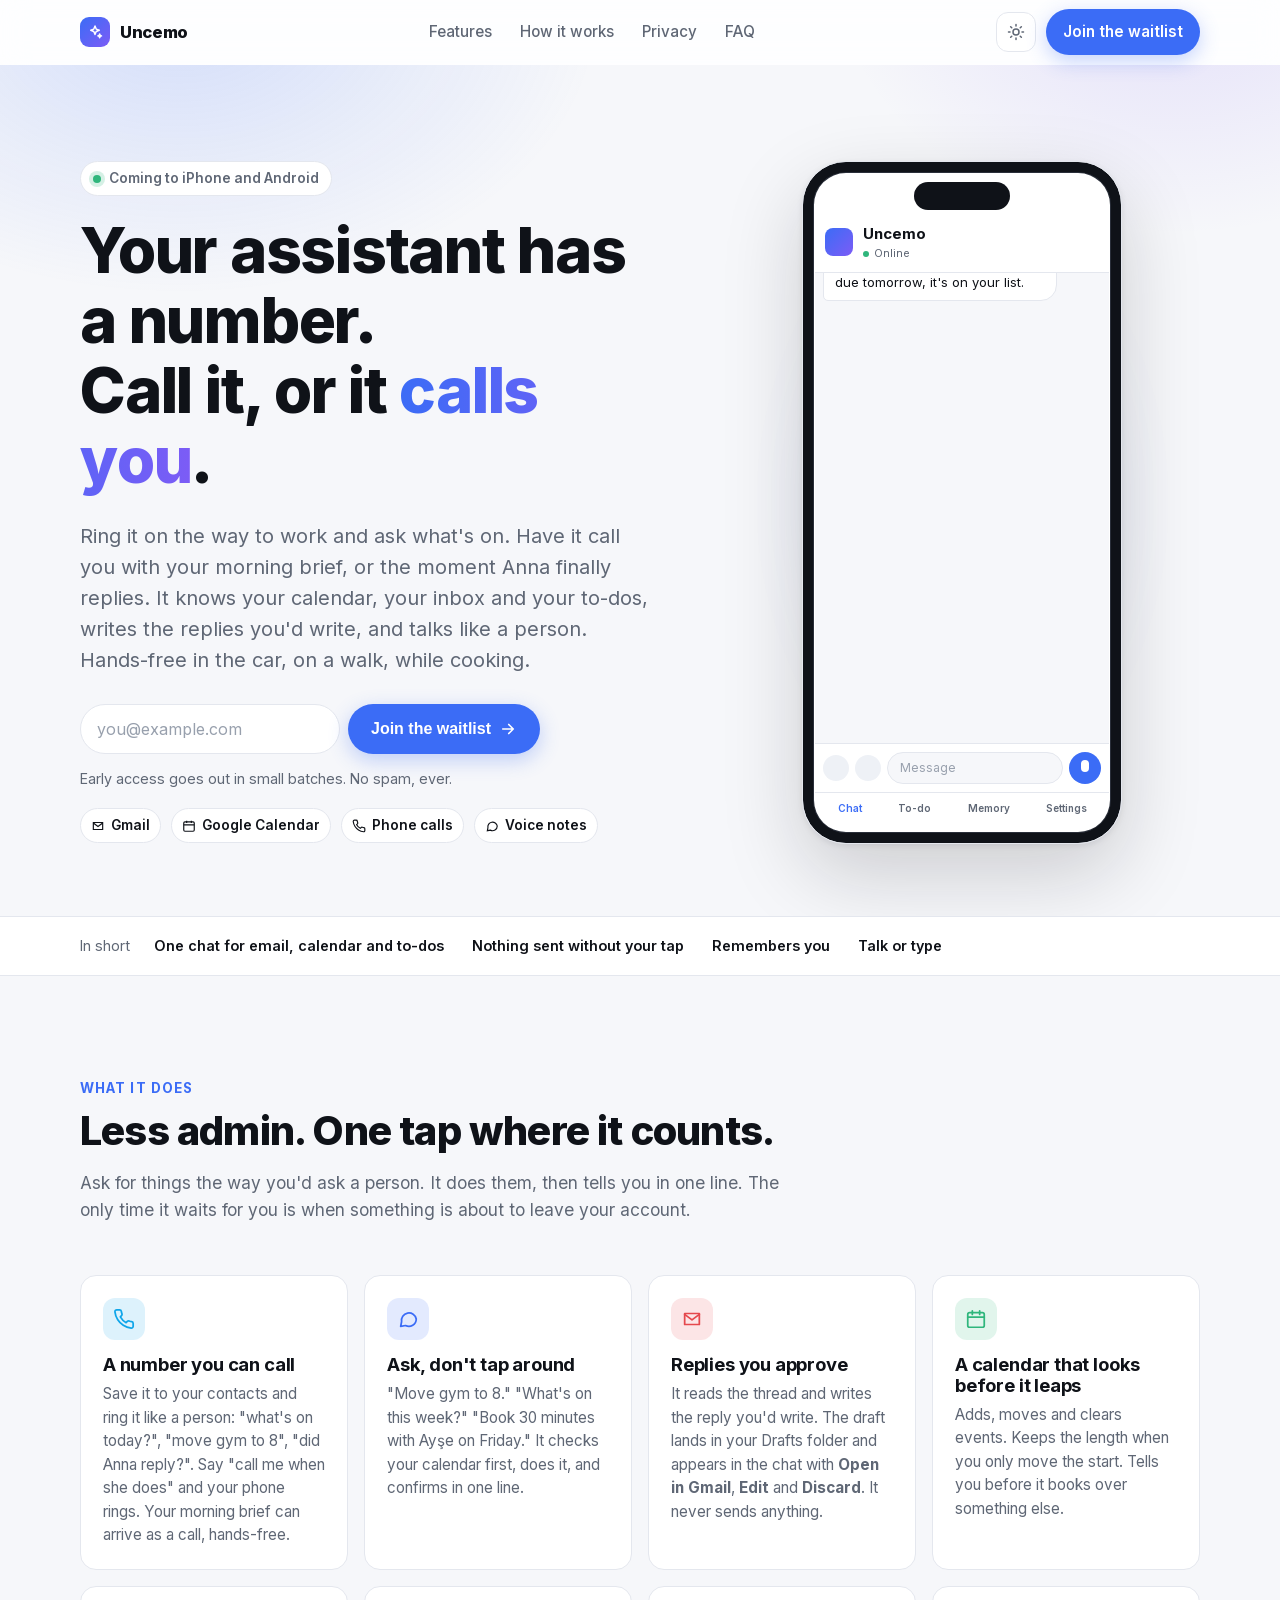
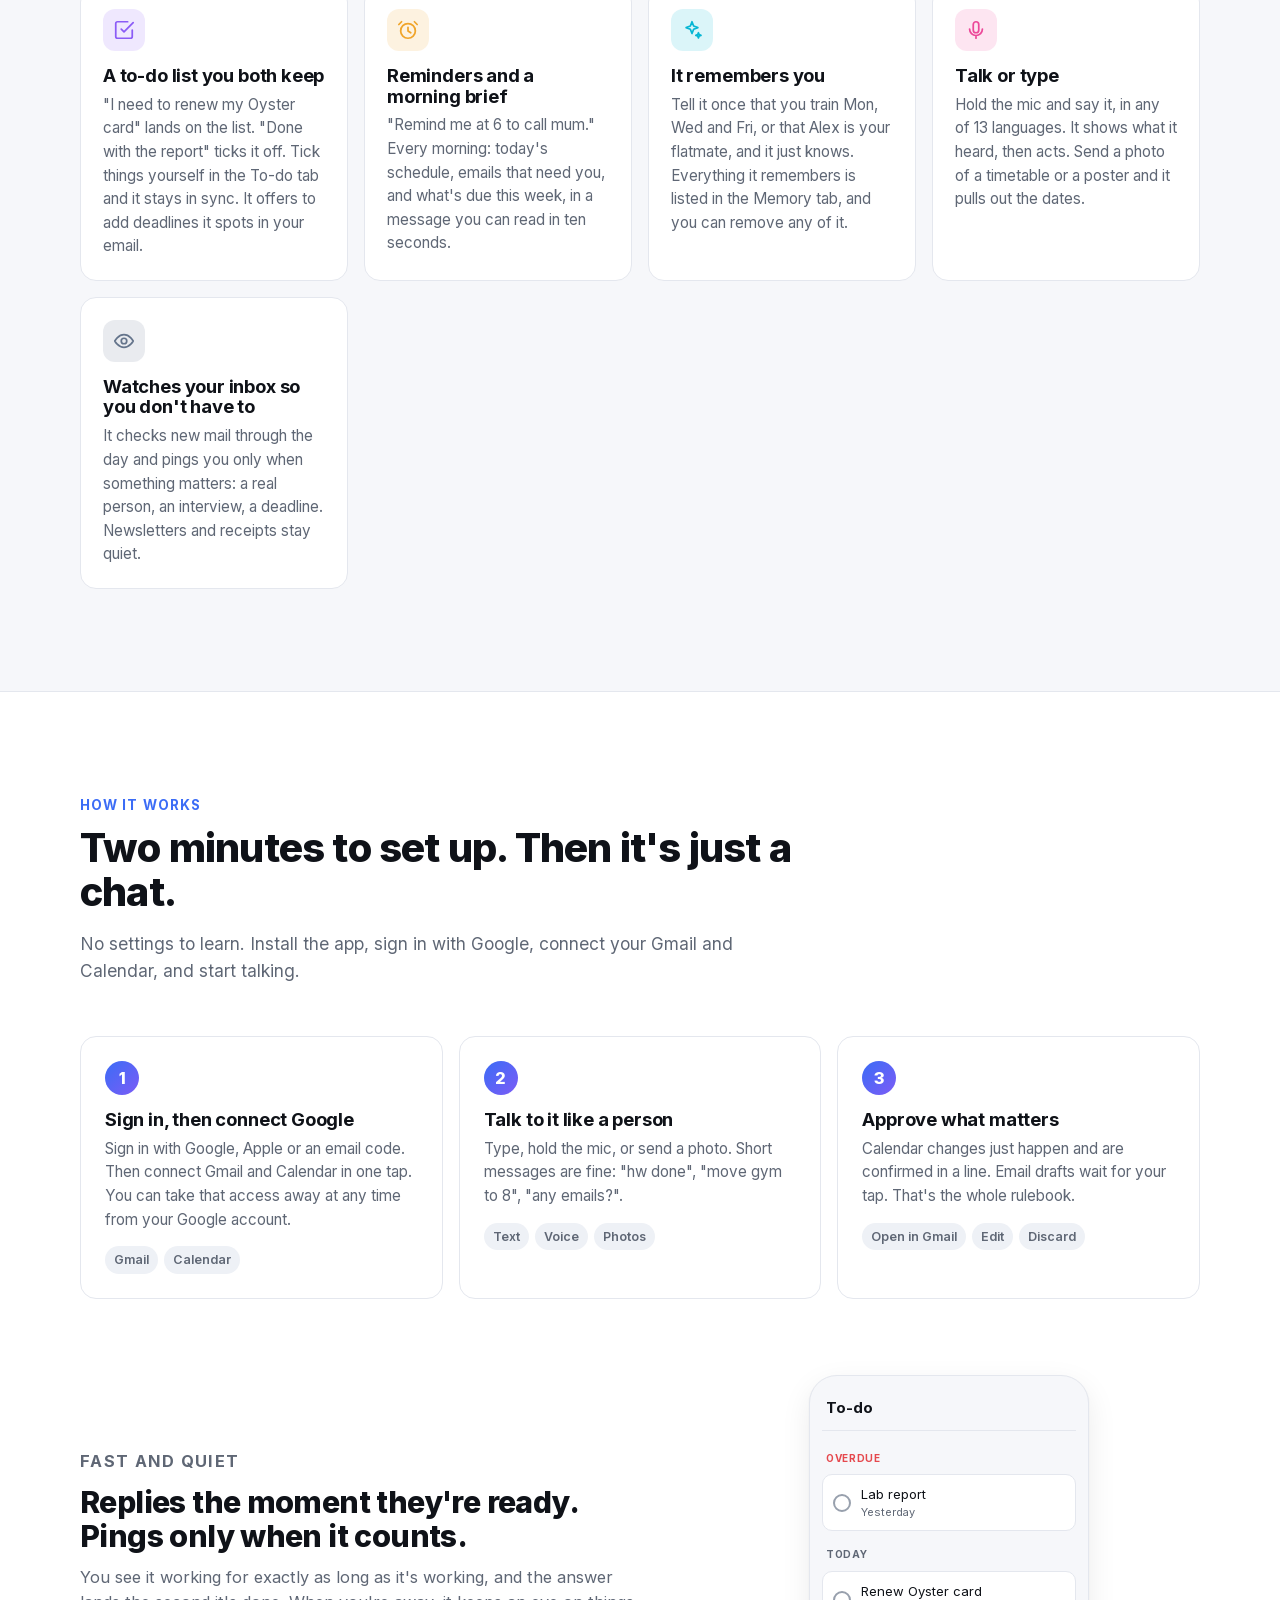
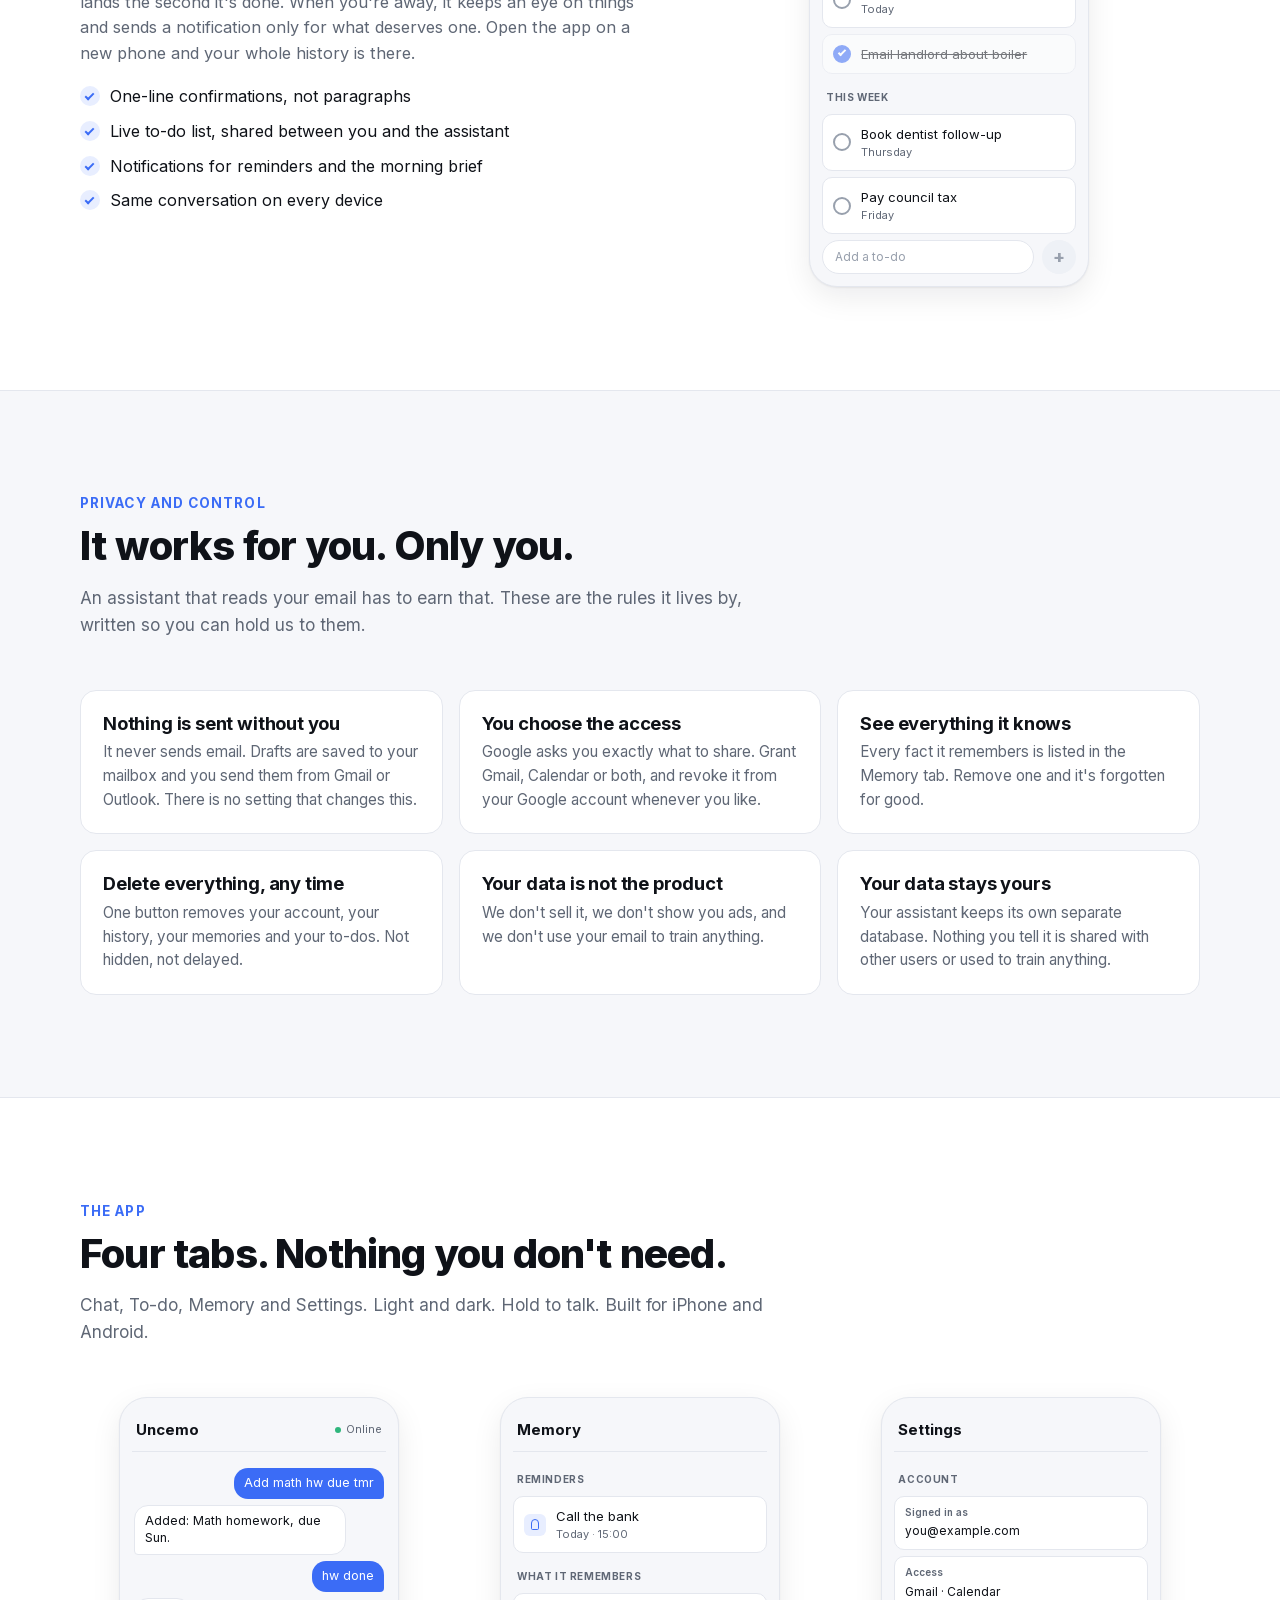
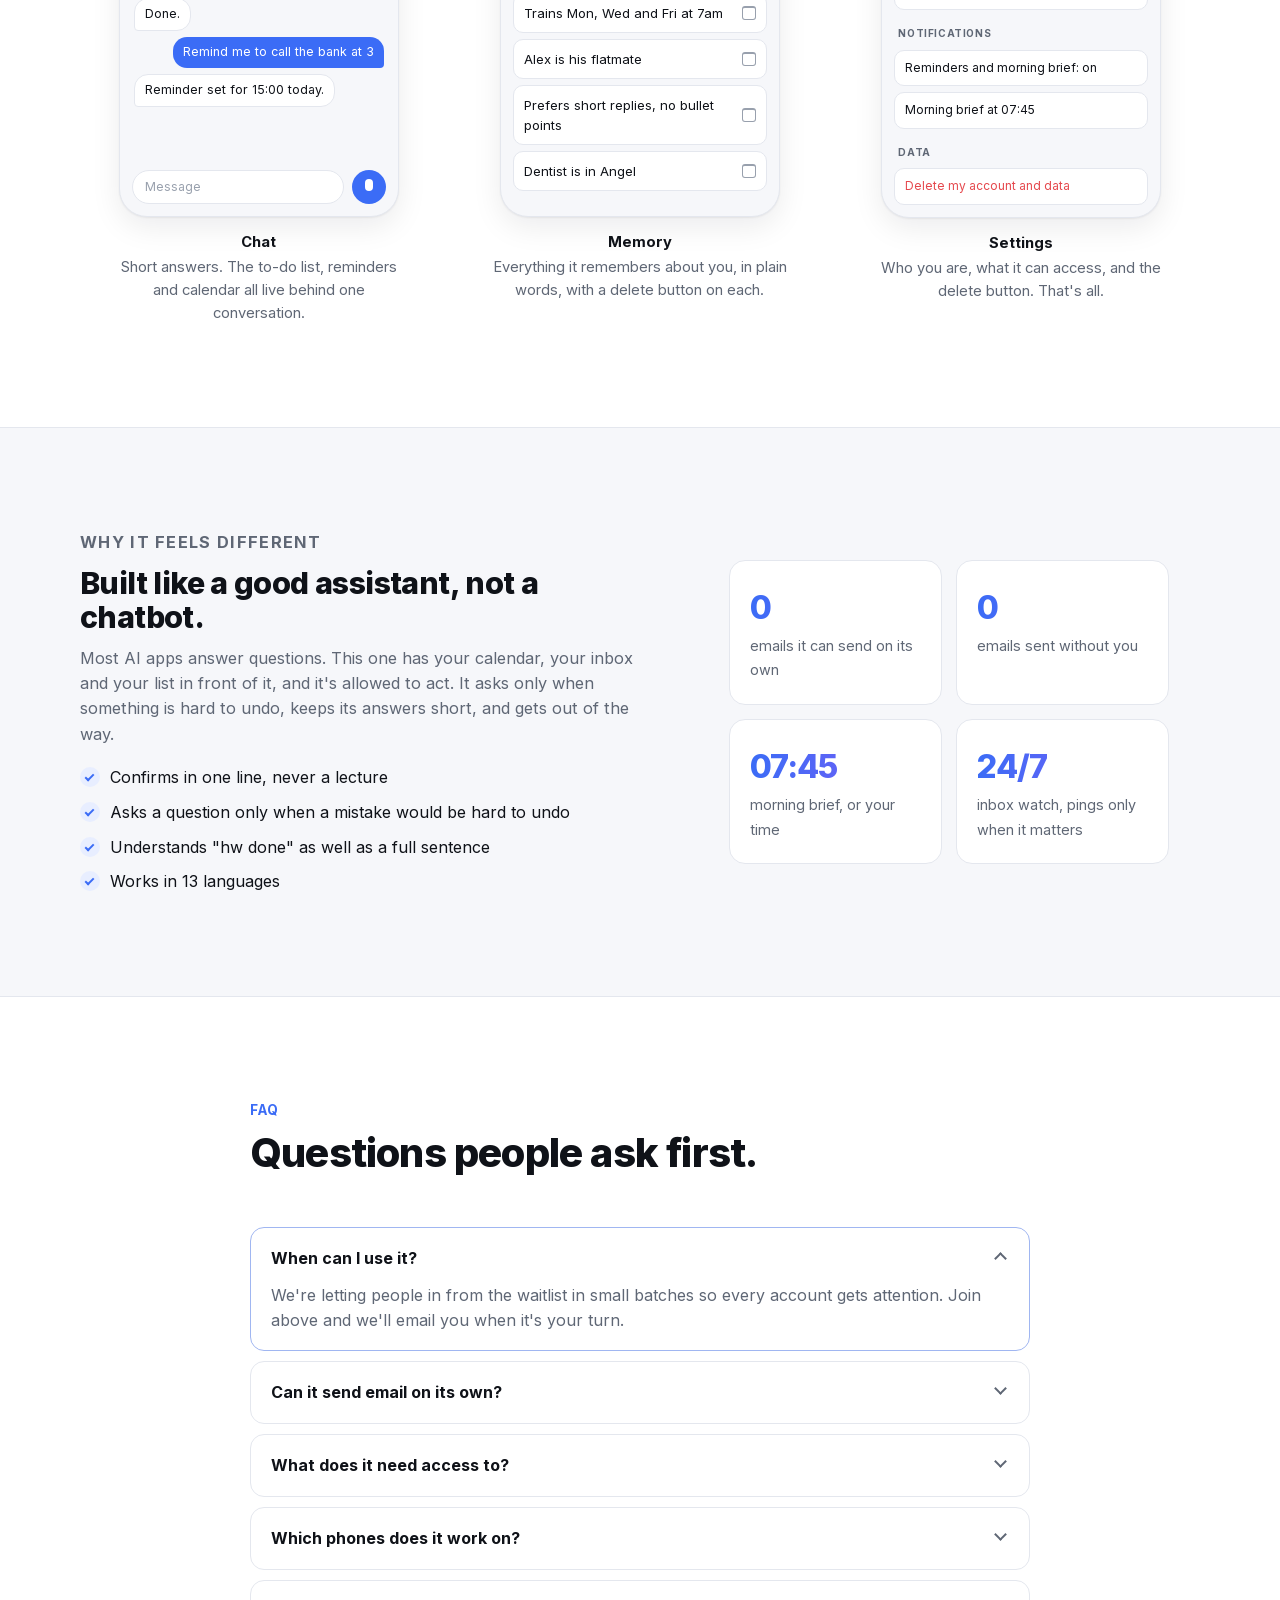
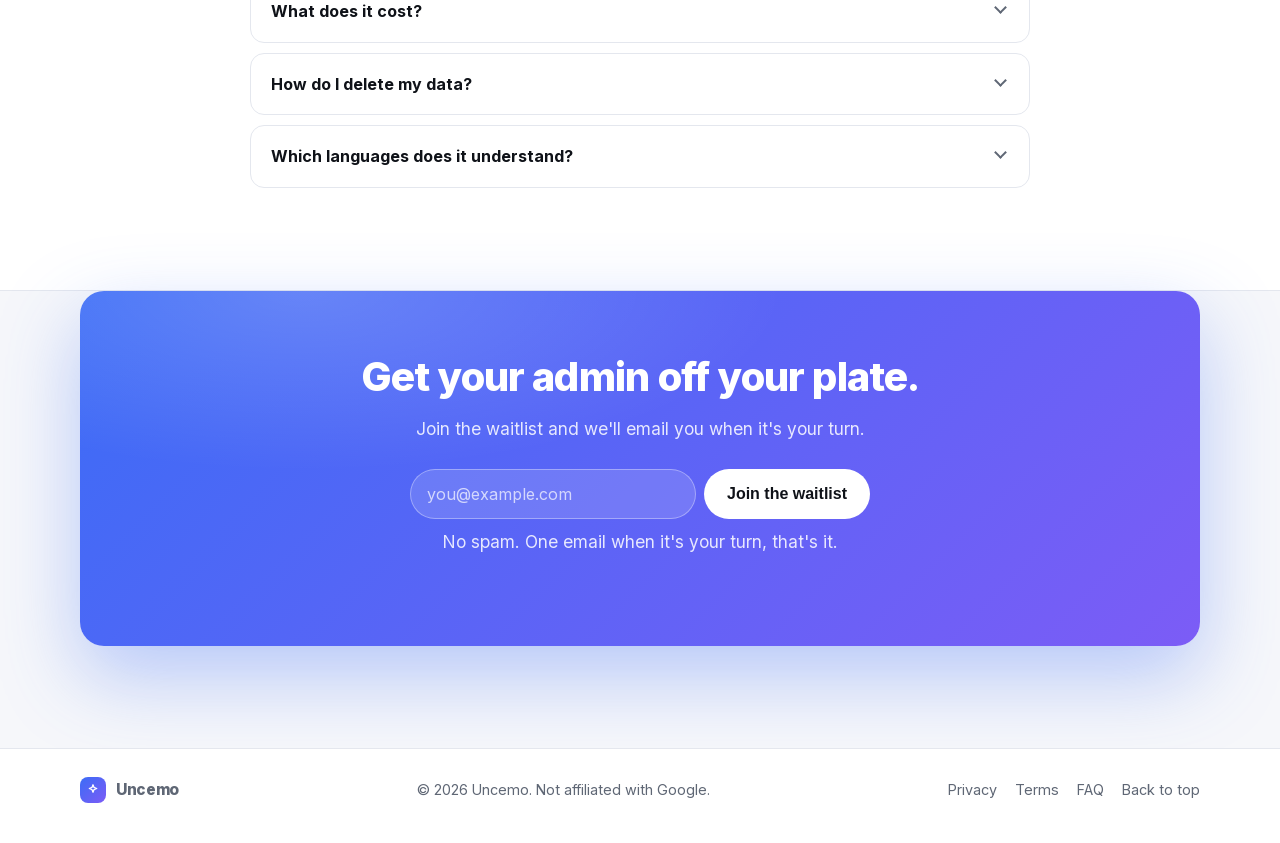
<file: index.html>
<!doctype html>
<html lang="en" data-api="https://api-dev.uncemo.com">
<head>
  <meta charset="utf-8" />
  <meta name="viewport" content="width=device-width, initial-scale=1" />
  <title>{name} — the assistant that does your admin</title>
  <meta name="description" content="Your assistant has a phone number. Call it, or it calls you: your calendar, inbox and to-dos, spoken like a person, hands-free. It drafts the replies you approve with one tap. Join the waitlist." />
  <meta name="color-scheme" content="light dark" />
  <meta property="og:title" content="{name} — the assistant that does your admin" />
  <meta property="og:description" content="Call it, or it calls you. Email, calendar, to-dos and reminders, by phone or by chat. Nothing is sent without your tap." />
  <meta property="og:type" content="website" />
  <link rel="icon" href="favicon.png" />
  <link rel="stylesheet" href="fonts.css" />
  <link rel="stylesheet" href="styles.css" />
</head>
<body>
  <a class="skip" href="#features">Skip to content</a>

  <header class="nav" id="top">
    <div class="wrap nav-inner">
      <a class="brand" href="#top" aria-label="Home">
        <span class="logo" aria-hidden="true">
          <svg viewBox="0 0 24 24" width="16" height="16" fill="none" stroke="currentColor" stroke-width="2.2" stroke-linecap="round" stroke-linejoin="round"><path d="M12 3l1.8 4.6L18.4 9.4 13.8 11.2 12 15.8 10.2 11.2 5.6 9.4l4.6-1.8L12 3z"/><path d="M19 15l.8 2 2 .8-2 .8-.8 2-.8-2-2-.8 2-.8.8-2z"/></svg>
        </span>
        <span data-name>Assistant</span>
      </a>
      <nav class="links" aria-label="Primary">
        <a href="#features">Features</a>
        <a href="#how">How it works</a>
        <a href="#privacy">Privacy</a>
        <a href="#faq">FAQ</a>
      </nav>
      <div class="nav-actions">
        <button class="icon-btn" id="theme" type="button" aria-label="Toggle dark mode" title="Toggle dark mode">
          <svg class="sun" viewBox="0 0 24 24" width="18" height="18" fill="none" stroke="currentColor" stroke-width="2" stroke-linecap="round"><circle cx="12" cy="12" r="4"/><path d="M12 2v2M12 20v2M4.9 4.9l1.4 1.4M17.7 17.7l1.4 1.4M2 12h2M20 12h2M4.9 19.1l1.4-1.4M17.7 6.3l1.4-1.4"/></svg>
          <svg class="moon" viewBox="0 0 24 24" width="18" height="18" fill="none" stroke="currentColor" stroke-width="2" stroke-linecap="round" stroke-linejoin="round"><path d="M21 12.8A9 9 0 1 1 11.2 3a7 7 0 0 0 9.8 9.8z"/></svg>
        </button>
        <a class="btn btn-primary" href="#join">Join the waitlist</a>
        <button class="icon-btn menu-btn" id="menu" type="button" aria-label="Open menu" aria-expanded="false" aria-controls="mobile-nav">
          <svg viewBox="0 0 24 24" width="20" height="20" fill="none" stroke="currentColor" stroke-width="2" stroke-linecap="round"><path d="M4 7h16M4 12h16M4 17h16"/></svg>
        </button>
      </div>
    </div>
    <nav class="mobile-nav" id="mobile-nav" aria-label="Mobile">
      <a href="#features">Features</a>
      <a href="#how">How it works</a>
      <a href="#privacy">Privacy</a>
      <a href="#faq">FAQ</a>
      <a href="#join">Join the waitlist</a>
    </nav>
  </header>

  <main>
    <!-- ============================================================ hero -->
    <section class="hero">
      <div class="wrap hero-grid">
        <div class="hero-copy reveal">
          <p class="eyebrow"><span class="dot"></span> Coming to iPhone and Android</p>
          <h1>Your assistant has a number.<br/>Call it, or it <em>calls you</em>.</h1>
          <p class="lede">
            Ring it on the way to work and ask what's on. Have it call you with your morning brief, or the moment Anna
            finally replies. It knows your calendar, your inbox and your to-dos, writes the replies you'd write, and talks
            like a person. Hands-free in the car, on a walk, while cooking.
          </p>
          <form class="join" id="join" novalidate>
            <input type="email" name="email" placeholder="you@example.com" autocomplete="email" inputmode="email" required aria-label="Email address" />
            <input class="hp" type="text" name="website" tabindex="-1" autocomplete="off" aria-hidden="true" />
            <button class="btn btn-primary btn-lg" type="submit">
              Join the waitlist
              <svg viewBox="0 0 24 24" width="18" height="18" fill="none" stroke="currentColor" stroke-width="2.2" stroke-linecap="round" stroke-linejoin="round"><path d="M5 12h14M13 6l6 6-6 6"/></svg>
            </button>
          </form>
          <p class="join-note">Early access goes out in small batches. No spam, ever.</p>
          <div class="badges" aria-label="Works with">
            <span class="badge"><svg viewBox="0 0 24 24" fill="none" stroke="currentColor" stroke-width="2"><path d="M4 6h16v12H4z"/><path d="M4 7l8 6 8-6"/></svg>Gmail</span>
            <span class="badge"><svg viewBox="0 0 24 24" fill="none" stroke="currentColor" stroke-width="2"><rect x="3" y="5" width="18" height="16" rx="2"/><path d="M3 10h18M8 3v4M16 3v4"/></svg>Google Calendar</span>
            <span class="badge"><svg viewBox="0 0 24 24" fill="none" stroke="currentColor" stroke-width="2"><path d="M22 16.9v3a2 2 0 0 1-2.2 2 19.8 19.8 0 0 1-8.6-3.1 19.5 19.5 0 0 1-6-6A19.8 19.8 0 0 1 2.1 4.2 2 2 0 0 1 4.1 2h3a2 2 0 0 1 2 1.7c.1.9.4 1.8.7 2.6a2 2 0 0 1-.5 2.1L8 9.7a16 16 0 0 0 6.3 6.3l1.3-1.3a2 2 0 0 1 2.1-.5c.8.3 1.7.6 2.6.7a2 2 0 0 1 1.7 2z"/></svg>Phone calls</span>
            <span class="badge"><svg viewBox="0 0 24 24" fill="none" stroke="currentColor" stroke-width="2"><path d="M21 12a8 8 0 0 1-11.7 7.1L4 20l1-5A8 8 0 1 1 21 12z"/></svg>Voice notes</span>
          </div>
        </div>

        <div class="hero-phone reveal" aria-hidden="true">
          <div class="phone">
            <div class="phone-notch"></div>
            <div class="app-header">
              <span class="app-logo"></span>
              <div>
                <div class="app-title" data-name>Assistant</div>
                <div class="app-status"><i></i> Online</div>
              </div>
            </div>
            <div class="chat" id="demo-chat">
              <div class="day">Today</div>
              <div class="msg me">What's on today?</div>
              <div class="msg them">Three things. Standup at 10, dentist at 14:30 in Angel, and padel at 21:30. The lab report is due tomorrow, it's on your list.</div>
              <div class="msg me">Any emails I should answer?</div>
              <div class="msg them">One. Your landlord asked if Thursday 6pm works for the boiler check. Want me to say yes?</div>
              <div class="msg me">Yes, and remind me 30 min before</div>
              <div class="card">
                <div class="card-top"><span class="card-ic"></span><div><div class="muted">Draft to</div><div class="strong">james@homelet.co.uk</div></div></div>
                <div class="card-subj">Re: Boiler check</div>
                <div class="card-body">Hi James, Thursday at 6pm works for me. I'll be home. Thanks, Sam</div>
                <div class="card-actions"><span class="b primary">Open in Gmail</span><span class="b">Edit</span><span class="b danger">Discard</span></div>
              </div>
              <div class="msg them">Reminder set for Thursday 17:30.</div>
              <div class="typing"><i></i><i></i><i></i></div>
            </div>
            <div class="composer">
              <span class="c-ic"></span><span class="c-ic"></span>
              <span class="c-input">Message</span>
              <span class="c-mic"></span>
            </div>
            <div class="tabs">
              <span class="tab on">Chat</span><span class="tab">To-do</span><span class="tab">Memory</span><span class="tab">Settings</span>
            </div>
          </div>
          <div class="glow"></div>
        </div>
      </div>
    </section>

    <!-- ============================================================ strip -->
    <section class="strip" aria-label="In one line">
      <div class="wrap strip-inner">
        <span>In short</span>
        <ul>
          <li>One chat for email, calendar and to-dos</li><li>Nothing sent without your tap</li><li>Remembers you</li><li>Talk or type</li>
        </ul>
      </div>
    </section>

    <!-- ============================================================ features -->
    <section class="section" id="features">
      <div class="wrap">
        <div class="section-head reveal">
          <p class="kicker">What it does</p>
          <h2>Less admin. One tap where it counts.</h2>
          <p>Ask for things the way you'd ask a person. It does them, then tells you in one line. The only time it waits for you is when something is about to leave your account.</p>
        </div>
        <div class="grid features">
          <article class="feature reveal">
            <span class="f-ic" style="--c:#0ea5e9"><svg viewBox="0 0 24 24"><path d="M22 16.9v3a2 2 0 0 1-2.2 2 19.8 19.8 0 0 1-8.6-3.1 19.5 19.5 0 0 1-6-6A19.8 19.8 0 0 1 2.1 4.2 2 2 0 0 1 4.1 2h3a2 2 0 0 1 2 1.7c.1.9.4 1.8.7 2.6a2 2 0 0 1-.5 2.1L8 9.7a16 16 0 0 0 6.3 6.3l1.3-1.3a2 2 0 0 1 2.1-.5c.8.3 1.7.6 2.6.7a2 2 0 0 1 1.7 2z"/></svg></span>
            <h3>A number you can call</h3>
            <p>Save it to your contacts and ring it like a person: "what's on today?", "move gym to 8", "did Anna reply?". Say "call me when she does" and your phone rings. Your morning brief can arrive as a call, hands-free.</p>
          </article>
          <article class="feature reveal">
            <span class="f-ic" style="--c:#3b6cf6"><svg viewBox="0 0 24 24"><path d="M21 12a8 8 0 0 1-11.7 7.1L4 20l1-5A8 8 0 1 1 21 12z"/></svg></span>
            <h3>Ask, don't tap around</h3>
            <p>"Move gym to 8." "What's on this week?" "Book 30 minutes with Ayşe on Friday." It checks your calendar first, does it, and confirms in one line.</p>
          </article>
          <article class="feature reveal">
            <span class="f-ic" style="--c:#e5484d"><svg viewBox="0 0 24 24"><path d="M4 6h16v12H4z"/><path d="M4 7l8 6 8-6"/></svg></span>
            <h3>Replies you approve</h3>
            <p>It reads the thread and writes the reply you'd write. The draft lands in your Drafts folder and appears in the chat with <b>Open in Gmail</b>, <b>Edit</b> and <b>Discard</b>. It never sends anything.</p>
          </article>
          <article class="feature reveal">
            <span class="f-ic" style="--c:#2fb67c"><svg viewBox="0 0 24 24"><rect x="3" y="5" width="18" height="16" rx="2"/><path d="M3 10h18M8 3v4M16 3v4"/></svg></span>
            <h3>A calendar that looks before it leaps</h3>
            <p>Adds, moves and clears events. Keeps the length when you only move the start. Tells you before it books over something else.</p>
          </article>
          <article class="feature reveal">
            <span class="f-ic" style="--c:#8b5cf6"><svg viewBox="0 0 24 24"><path d="M9 11l3 3L22 4"/><path d="M21 12v7a2 2 0 0 1-2 2H5a2 2 0 0 1-2-2V5a2 2 0 0 1 2-2h11"/></svg></span>
            <h3>A to-do list you both keep</h3>
            <p>"I need to renew my Oyster card" lands on the list. "Done with the report" ticks it off. Tick things yourself in the To-do tab and it stays in sync. It offers to add deadlines it spots in your email.</p>
          </article>
          <article class="feature reveal">
            <span class="f-ic" style="--c:#f0a429"><svg viewBox="0 0 24 24"><circle cx="12" cy="13" r="8"/><path d="M12 9v4l3 2M5 3L2 6M19 3l3 3"/></svg></span>
            <h3>Reminders and a morning brief</h3>
            <p>"Remind me at 6 to call mum." Every morning: today's schedule, emails that need you, and what's due this week, in a message you can read in ten seconds.</p>
          </article>
          <article class="feature reveal">
            <span class="f-ic" style="--c:#06b6d4"><svg viewBox="0 0 24 24"><path d="M12 3l1.8 4.6 4.6 1.8-4.6 1.8L12 15.8l-1.8-4.6L5.6 9.4l4.6-1.8z"/><path d="M19 15l.8 2 2 .8-2 .8-.8 2-.8-2-2-.8 2-.8z"/></svg></span>
            <h3>It remembers you</h3>
            <p>Tell it once that you train Mon, Wed and Fri, or that Alex is your flatmate, and it just knows. Everything it remembers is listed in the Memory tab, and you can remove any of it.</p>
          </article>
          <article class="feature reveal">
            <span class="f-ic" style="--c:#ec4899"><svg viewBox="0 0 24 24"><rect x="9" y="3" width="6" height="12" rx="3"/><path d="M5 11a7 7 0 0 0 14 0M12 18v3"/></svg></span>
            <h3>Talk or type</h3>
            <p>Hold the mic and say it, in any of 13 languages. It shows what it heard, then acts. Send a photo of a timetable or a poster and it pulls out the dates.</p>
          </article>
          <article class="feature reveal">
            <span class="f-ic" style="--c:#64748b"><svg viewBox="0 0 24 24"><path d="M2 12s3.5-7 10-7 10 7 10 7-3.5 7-10 7S2 12 2 12z"/><circle cx="12" cy="12" r="3"/></svg></span>
            <h3>Watches your inbox so you don't have to</h3>
            <p>It checks new mail through the day and pings you only when something matters: a real person, an interview, a deadline. Newsletters and receipts stay quiet.</p>
          </article>
        </div>
      </div>
    </section>

    <!-- ============================================================ how -->
    <section class="section alt" id="how">
      <div class="wrap">
        <div class="section-head reveal">
          <p class="kicker">How it works</p>
          <h2>Two minutes to set up. Then it's just a chat.</h2>
          <p>No settings to learn. Install the app, sign in with Google, connect your Gmail and Calendar, and start talking.</p>
        </div>
        <ol class="flow reveal">
          <li>
            <div class="flow-num">1</div>
            <h3>Sign in, then connect Google</h3>
            <p>Sign in with Google, Apple or an email code. Then connect Gmail and Calendar in one tap. You can take that access away at any time from your Google account.</p>
            <div class="flow-tags"><span>Gmail</span><span>Calendar</span></div>
          </li>
          <li>
            <div class="flow-num">2</div>
            <h3>Talk to it like a person</h3>
            <p>Type, hold the mic, or send a photo. Short messages are fine: "hw done", "move gym to 8", "any emails?".</p>
            <div class="flow-tags"><span>Text</span><span>Voice</span><span>Photos</span></div>
          </li>
          <li>
            <div class="flow-num">3</div>
            <h3>Approve what matters</h3>
            <p>Calendar changes just happen and are confirmed in a line. Email drafts wait for your tap. That's the whole rulebook.</p>
            <div class="flow-tags"><span>Open in Gmail</span><span>Edit</span><span>Discard</span></div>
          </li>
        </ol>

        <div class="split reveal">
          <div class="split-copy">
            <p class="kicker">Fast and quiet</p>
            <h3>Replies the moment they're ready. Pings only when it counts.</h3>
            <p>You see it working for exactly as long as it's working, and the answer lands the second it's done. When you're away, it keeps an eye on things and sends a notification only for what deserves one. Open the app on a new phone and your whole history is there.</p>
            <ul class="checks">
              <li>One-line confirmations, not paragraphs</li>
              <li>Live to-do list, shared between you and the assistant</li>
              <li>Notifications for reminders and the morning brief</li>
              <li>Same conversation on every device</li>
            </ul>
          </div>
          <div class="split-visual">
            <div class="mini-phone">
              <div class="mini-head"><b>To-do</b></div>
              <div class="mini-sec danger">Overdue</div>
              <div class="mini-row"><i></i><div><span>Lab report</span><small class="danger">Yesterday</small></div></div>
              <div class="mini-sec">Today</div>
              <div class="mini-row"><i></i><div><span>Renew Oyster card</span><small>Today</small></div></div>
              <div class="mini-row done"><i class="on"></i><div><span>Email landlord about boiler</span></div></div>
              <div class="mini-sec">This week</div>
              <div class="mini-row"><i></i><div><span>Book dentist follow-up</span><small>Thursday</small></div></div>
              <div class="mini-row"><i></i><div><span>Pay council tax</span><small>Friday</small></div></div>
              <div class="mini-add"><span>Add a to-do</span><b>+</b></div>
            </div>
          </div>
        </div>
      </div>
    </section>

    <!-- ============================================================ privacy -->
    <section class="section" id="privacy">
      <div class="wrap">
        <div class="section-head reveal">
          <p class="kicker">Privacy and control</p>
          <h2>It works for you. Only you.</h2>
          <p>An assistant that reads your email has to earn that. These are the rules it lives by, written so you can hold us to them.</p>
        </div>
        <div class="grid cards">
          <div class="pcard reveal">
            <h3>Nothing is sent without you</h3>
            <p>It never sends email. Drafts are saved to your mailbox and you send them from Gmail or Outlook. There is no setting that changes this.</p>
          </div>
          <div class="pcard reveal">
            <h3>You choose the access</h3>
            <p>Google asks you exactly what to share. Grant Gmail, Calendar or both, and revoke it from your Google account whenever you like.</p>
          </div>
          <div class="pcard reveal">
            <h3>See everything it knows</h3>
            <p>Every fact it remembers is listed in the Memory tab. Remove one and it's forgotten for good.</p>
          </div>
          <div class="pcard reveal">
            <h3>Delete everything, any time</h3>
            <p>One button removes your account, your history, your memories and your to-dos. Not hidden, not delayed.</p>
          </div>
          <div class="pcard reveal">
            <h3>Your data is not the product</h3>
            <p>We don't sell it, we don't show you ads, and we don't use your email to train anything.</p>
          </div>
          <div class="pcard reveal">
            <h3>Your data stays yours</h3>
            <p>Your assistant keeps its own separate database. Nothing you tell it is shared with other users or used to train anything.</p>
          </div>
        </div>
      </div>
    </section>

    <!-- ============================================================ screens -->
    <section class="section alt" id="screens">
      <div class="wrap">
        <div class="section-head reveal">
          <p class="kicker">The app</p>
          <h2>Four tabs. Nothing you don't need.</h2>
          <p>Chat, To-do, Memory and Settings. Light and dark. Hold to talk. Built for iPhone and Android.</p>
        </div>
        <div class="screens reveal">
          <figure>
            <div class="mini-phone">
              <div class="mini-head"><b data-name>Assistant</b><small><i></i> Online</small></div>
              <div class="mini-chat">
                <div class="m me">Add math hw due tmr</div>
                <div class="m them">Added: Math homework, due Sun.</div>
                <div class="m me">hw done</div>
                <div class="m them">Done.</div>
                <div class="m me">Remind me to call the bank at 3</div>
                <div class="m them">Reminder set for 15:00 today.</div>
              </div>
              <div class="mini-add"><span>Message</span><b class="mic"></b></div>
            </div>
            <figcaption><b>Chat</b> Short answers. The to-do list, reminders and calendar all live behind one conversation.</figcaption>
          </figure>
          <figure>
            <div class="mini-phone">
              <div class="mini-head"><b>Memory</b></div>
              <div class="mini-sec">Reminders</div>
              <div class="mini-row"><i class="bell"></i><div><span>Call the bank</span><small>Today · 15:00</small></div></div>
              <div class="mini-sec">What it remembers</div>
              <div class="mini-row plain"><div><span>Trains Mon, Wed and Fri at 7am</span></div><em></em></div>
              <div class="mini-row plain"><div><span>Alex is his flatmate</span></div><em></em></div>
              <div class="mini-row plain"><div><span>Prefers short replies, no bullet points</span></div><em></em></div>
              <div class="mini-row plain"><div><span>Dentist is in Angel</span></div><em></em></div>
            </div>
            <figcaption><b>Memory</b> Everything it remembers about you, in plain words, with a delete button on each.</figcaption>
          </figure>
          <figure>
            <div class="mini-phone">
              <div class="mini-head"><b>Settings</b></div>
              <div class="mini-sec">Account</div>
              <div class="mini-field"><small>Signed in as</small><span>you@example.com</span></div>
              <div class="mini-field"><small>Access</small><span>Gmail · Calendar</span></div>
              <div class="mini-sec">Notifications</div>
              <div class="mini-field"><span>Reminders and morning brief: on</span></div>
              <div class="mini-field"><span>Morning brief at 07:45</span></div>
              <div class="mini-sec">Data</div>
              <div class="mini-field"><span class="danger">Delete my account and data</span></div>
            </div>
            <figcaption><b>Settings</b> Who you are, what it can access, and the delete button. That's all.</figcaption>
          </figure>
        </div>
      </div>
    </section>

    <!-- ============================================================ numbers -->
    <section class="section" id="numbers">
      <div class="wrap">
        <div class="split reveal">
          <div class="split-copy">
            <p class="kicker">Why it feels different</p>
            <h3>Built like a good assistant, not a chatbot.</h3>
            <p>Most AI apps answer questions. This one has your calendar, your inbox and your list in front of it, and it's allowed to act. It asks only when something is hard to undo, keeps its answers short, and gets out of the way.</p>
            <ul class="checks">
              <li>Confirms in one line, never a lecture</li>
              <li>Asks a question only when a mistake would be hard to undo</li>
              <li>Understands "hw done" as well as a full sentence</li>
              <li>Works in 13 languages</li>
            </ul>
          </div>
          <div class="split-visual">
            <div class="stats">
              <div class="stat"><b>0</b><span>emails it can send on its own</span></div>
              <div class="stat"><b>0</b><span>emails sent without you</span></div>
              <div class="stat"><b>07:45</b><span>morning brief, or your time</span></div>
              <div class="stat"><b>24/7</b><span>inbox watch, pings only when it matters</span></div>
            </div>
          </div>
        </div>
      </div>
    </section>

    <!-- ============================================================ faq -->
    <section class="section alt" id="faq">
      <div class="wrap narrow">
        <div class="section-head reveal">
          <p class="kicker">FAQ</p>
          <h2>Questions people ask first.</h2>
        </div>
        <div class="faq reveal">
          <details open>
            <summary>When can I use it?</summary>
            <p>We're letting people in from the waitlist in small batches so every account gets attention. Join above and we'll email you when it's your turn.</p>
          </details>
          <details>
            <summary>Can it send email on its own?</summary>
            <p>No. It reads and searches your email and writes drafts. Every draft comes to you with Send, Keep and Delete. Sending always needs your tap.</p>
          </details>
          <details>
            <summary>What does it need access to?</summary>
            <p>Signing in needs only your email address (Google, Apple or a code we send you). Gmail and Google Calendar are a separate step you grant through Google's own consent screen, and you can revoke that later from your Google account settings.</p>
          </details>
          <details>
            <summary>Which phones does it work on?</summary>
            <p>iPhone and Android. Sign in on a new phone and your assistant is there with everything it knows.</p>
          </details>
          <details>
            <summary>What does it cost?</summary>
            <p>Pricing is announced when we open up. Waitlist members hear first and get the launch offer.</p>
          </details>
          <details>
            <summary>How do I delete my data?</summary>
            <p>Settings has a delete button that removes your account, history, memories and to-dos. You can also forget individual memories from the Memory tab at any time.</p>
          </details>
          <details>
            <summary>Which languages does it understand?</summary>
            <p>The app and the assistant work in 13 languages: English, Spanish, French, German, Italian, Portuguese, Russian, Turkish, Arabic, Hindi, Japanese, Korean and Chinese. The app follows your phone's language, and you can pick another in Account. Voice notes work in all of them.</p>
          </details>
        </div>
      </div>
    </section>

    <!-- ============================================================ final cta -->
    <section class="section cta-section">
      <div class="wrap reveal">
        <div class="cta-box">
          <h2>Get your admin off your plate.</h2>
          <p>Join the waitlist and we'll email you when it's your turn.</p>
          <form class="join" novalidate>
            <input type="email" name="email" placeholder="you@example.com" autocomplete="email" inputmode="email" required aria-label="Email address" />
            <input class="hp" type="text" name="website" tabindex="-1" autocomplete="off" aria-hidden="true" />
            <button class="btn btn-light btn-lg" type="submit">Join the waitlist</button>
          </form>
          <p class="join-note">No spam. One email when it's your turn, that's it.</p>
        </div>
      </div>
    </section>
  </main>

  <footer class="footer">
    <div class="wrap footer-inner">
      <div class="brand small">
        <span class="logo" aria-hidden="true">
          <svg viewBox="0 0 24 24" width="14" height="14" fill="none" stroke="currentColor" stroke-width="2.2" stroke-linecap="round" stroke-linejoin="round"><path d="M12 3l1.8 4.6L18.4 9.4 13.8 11.2 12 15.8 10.2 11.2 5.6 9.4l4.6-1.8L12 3z"/></svg>
        </span>
        <span data-name>Assistant</span>
      </div>
      <p>© 2026 <span data-name>Assistant</span>. Not affiliated with Google.</p>
      <nav aria-label="Footer">
        <a href="privacy.html">Privacy</a>
        <a href="terms.html">Terms</a>
        <a href="#faq">FAQ</a>
        <a href="#top">Back to top</a>
      </nav>
    </div>
  </footer>

  <script src="script.js" defer></script>
</body>
</html>
</file>
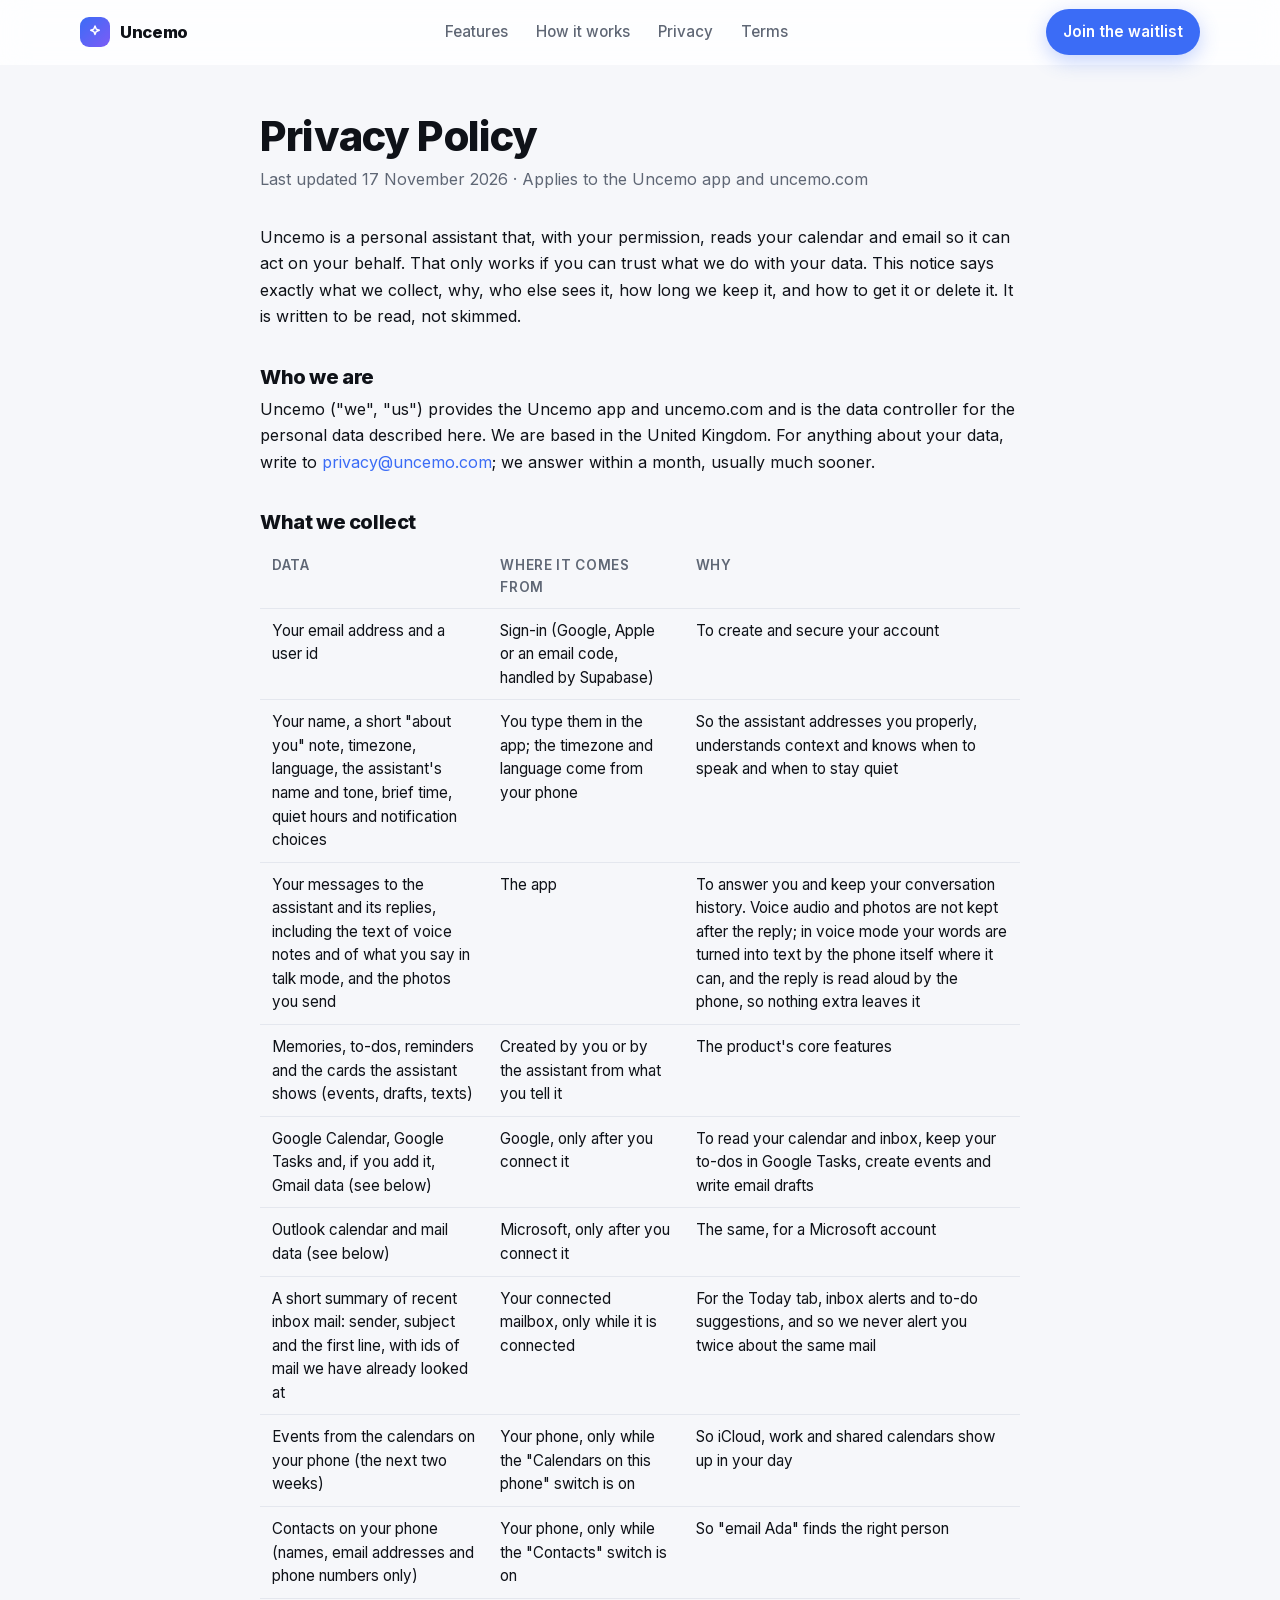
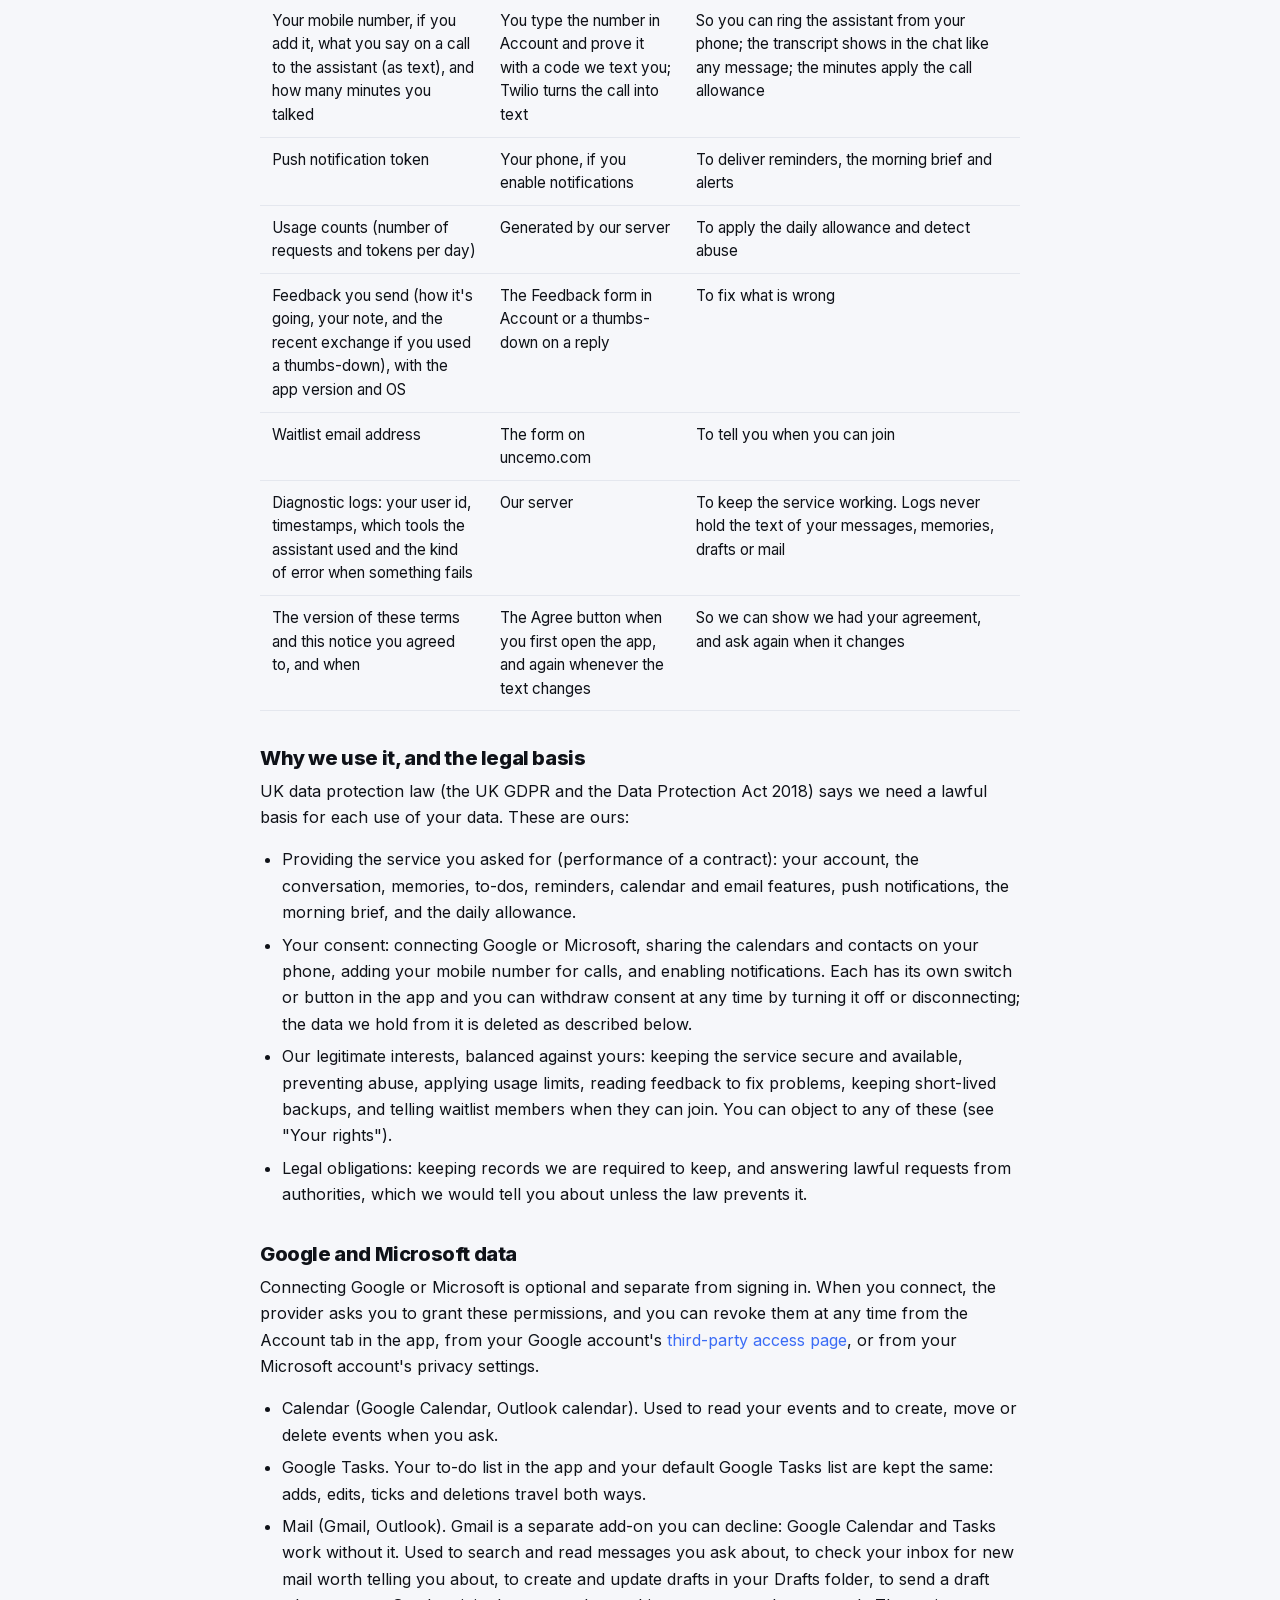
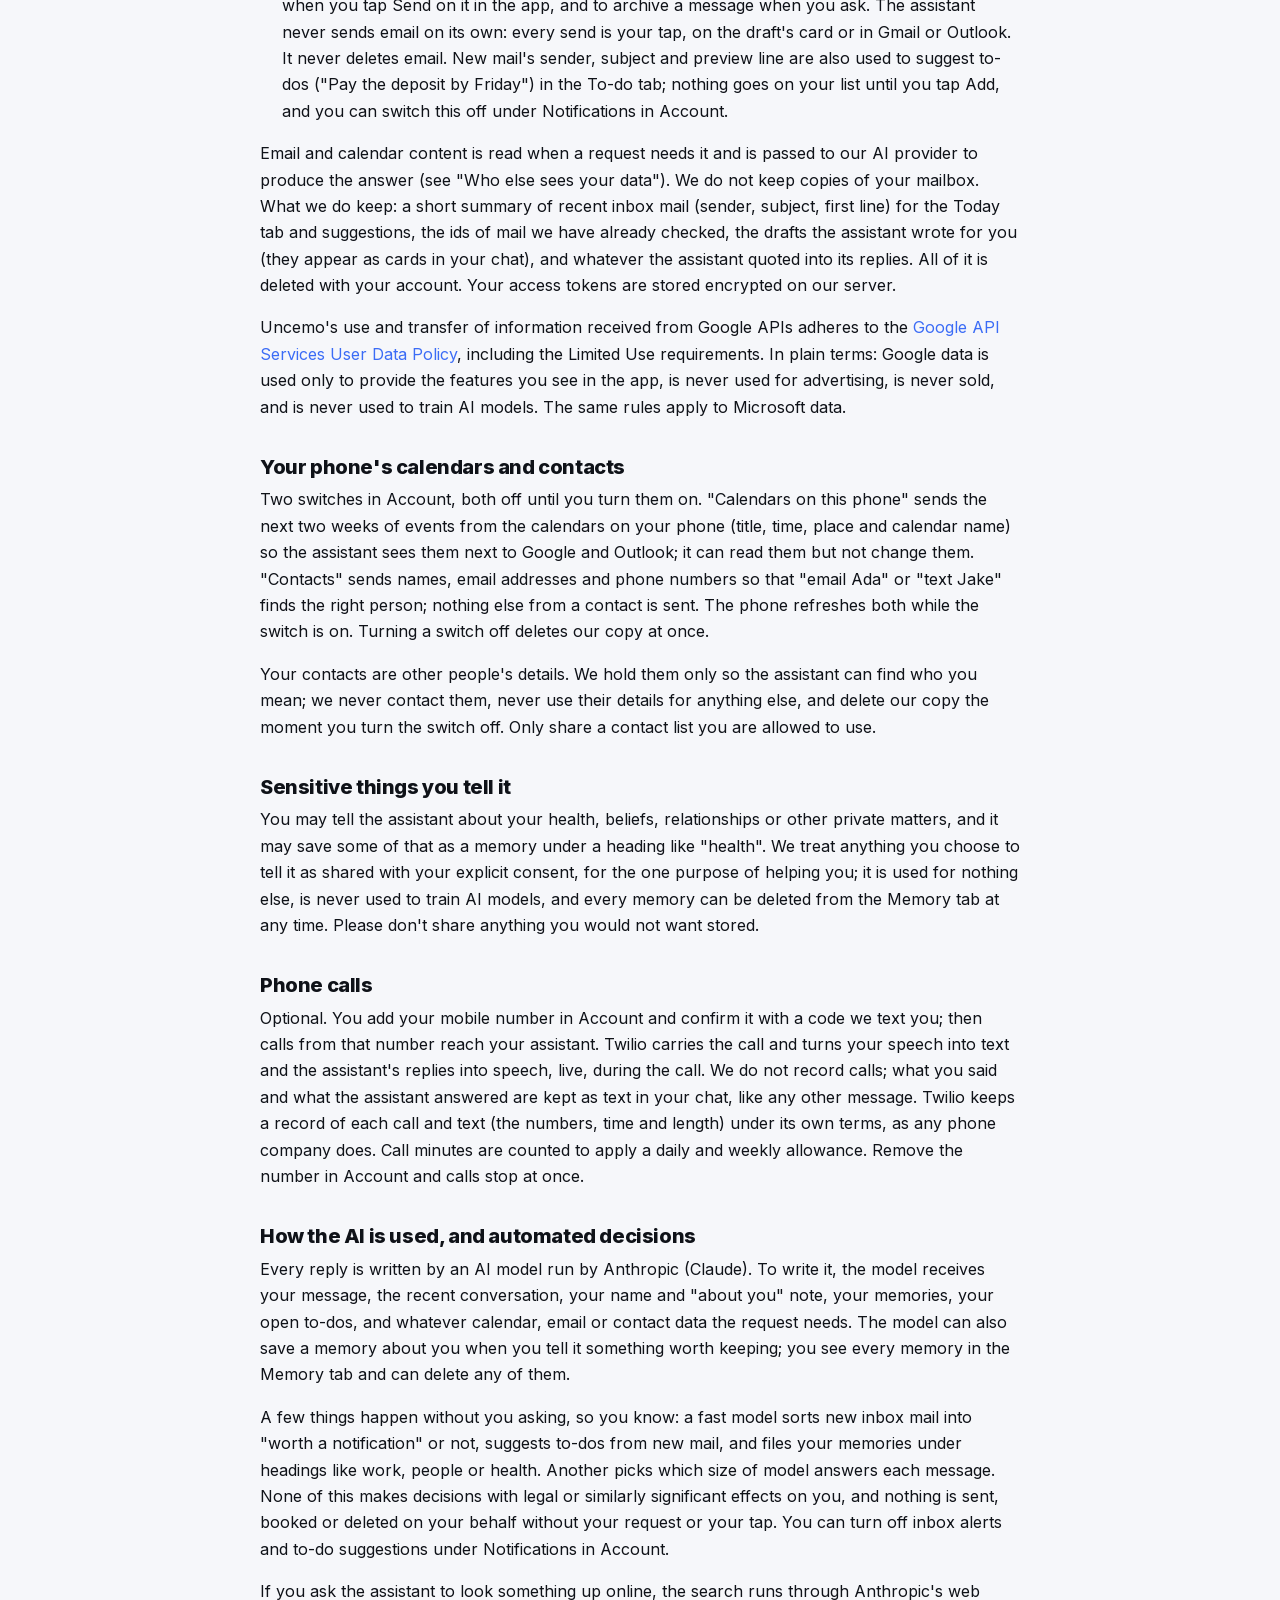
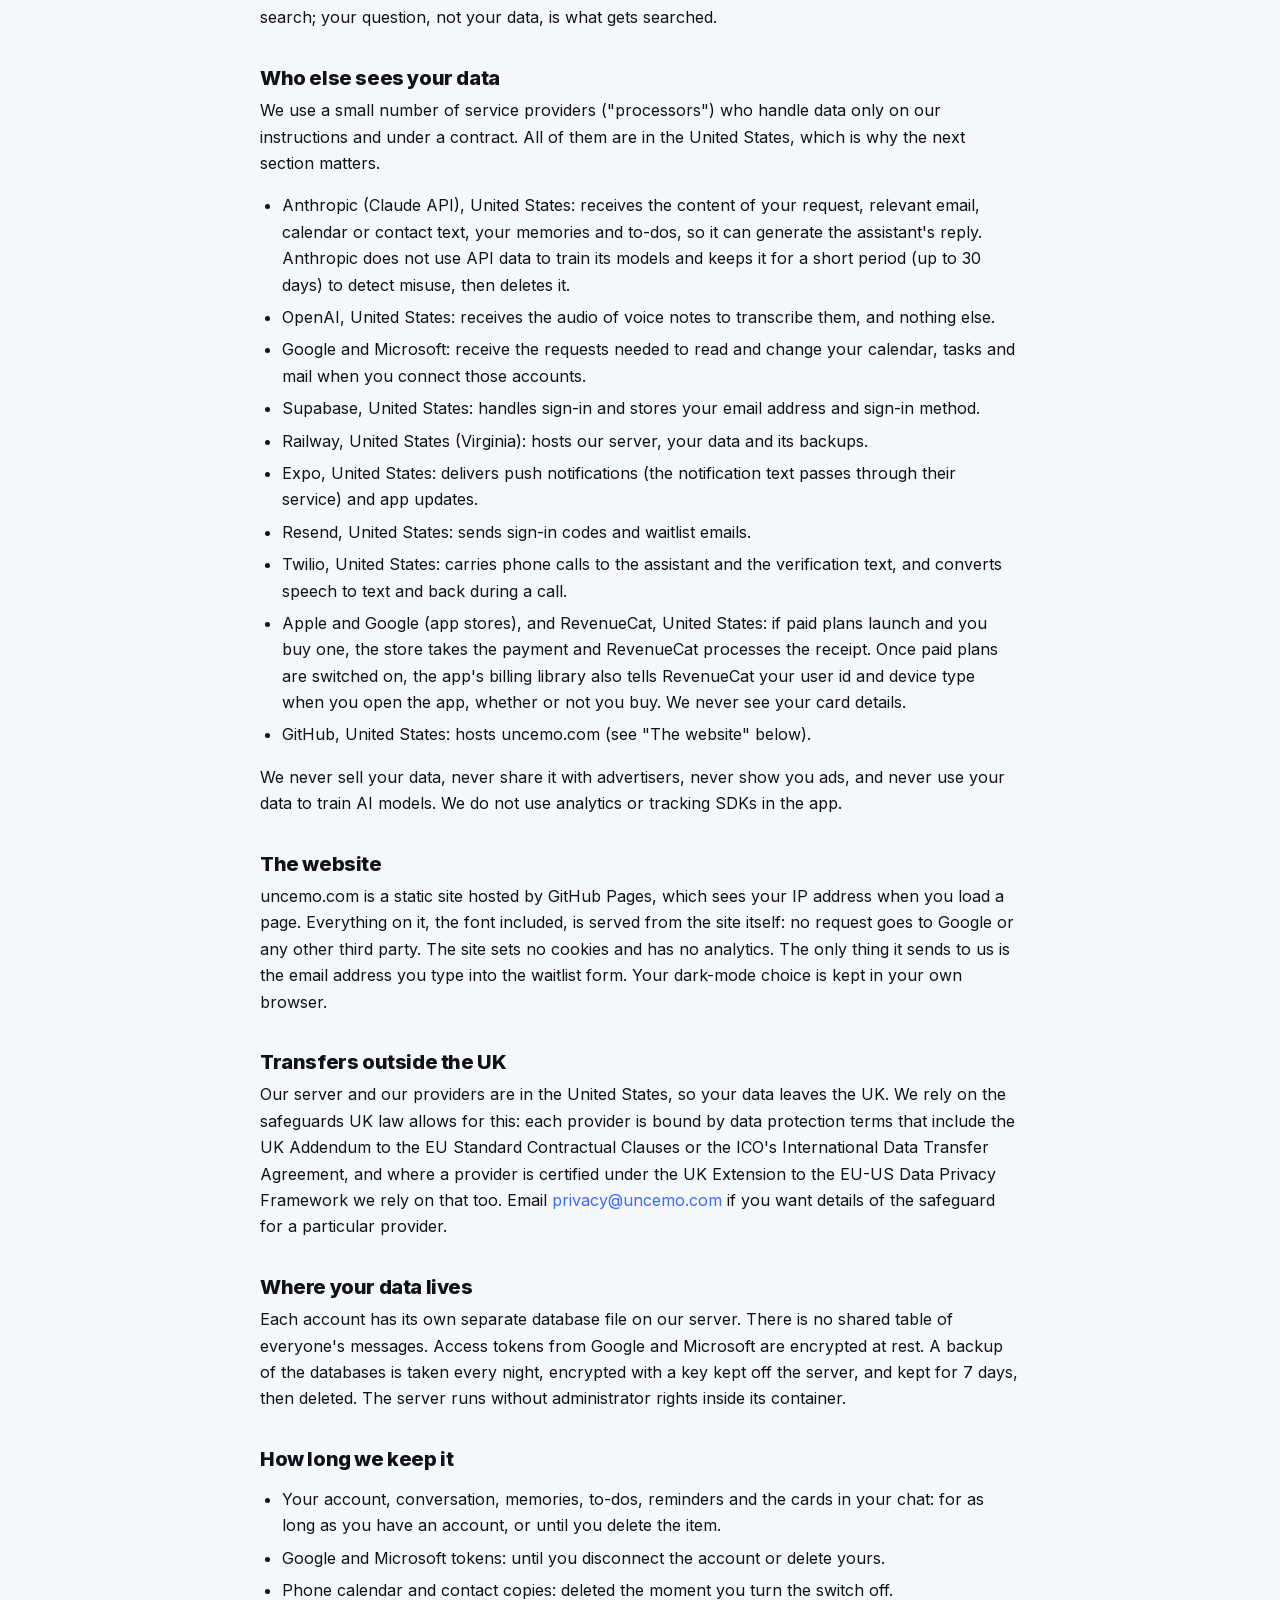
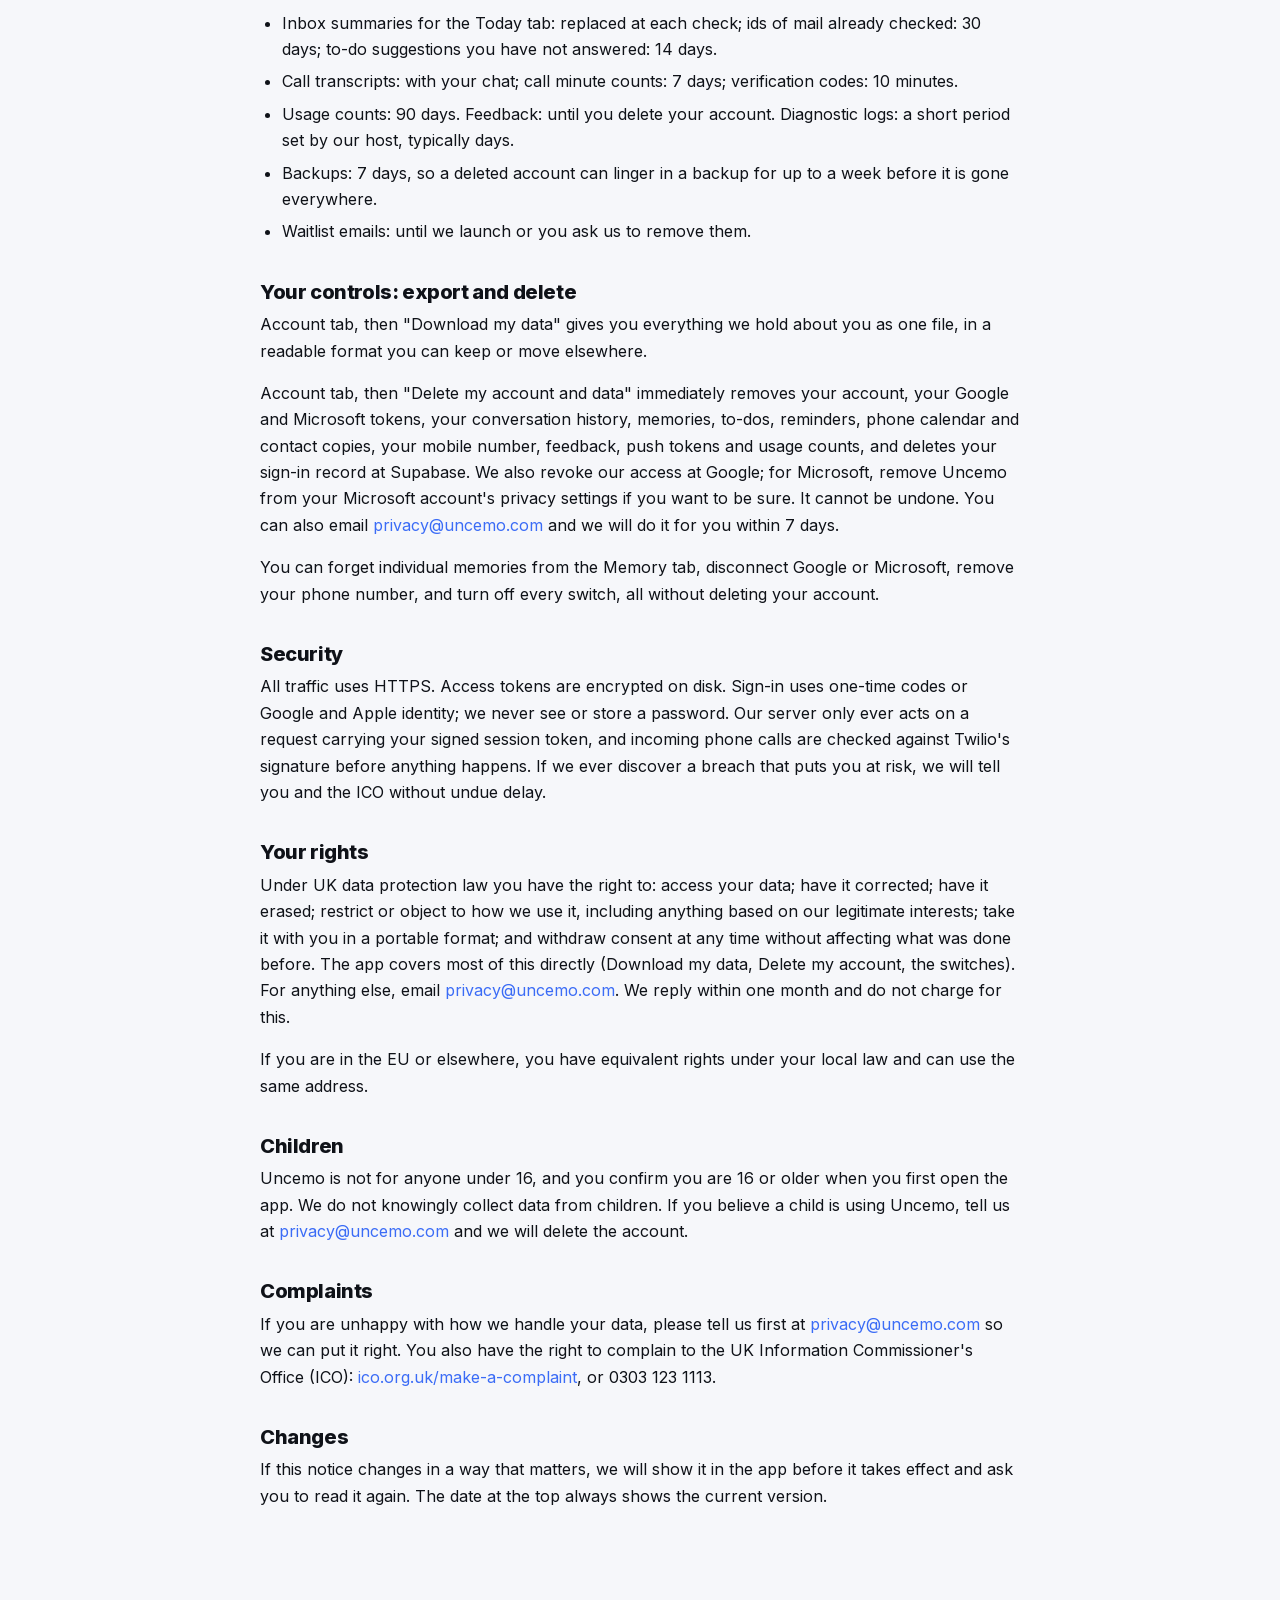
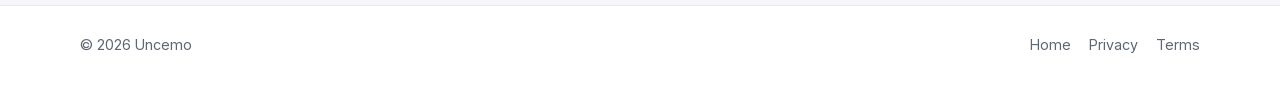
<file: privacy.html>
<!doctype html>
<html lang="en">
<head>
  <meta charset="utf-8" />
  <meta name="viewport" content="width=device-width, initial-scale=1" />
  <title>Privacy Policy — Uncemo</title>
  <meta name="description" content="How Uncemo handles your data: what we collect, what we access in Google, what we never do, and how to delete everything." />
  <meta name="color-scheme" content="light dark" />
  <link rel="icon" href="favicon.png" />
  <link rel="stylesheet" href="fonts.css" />
  <link rel="stylesheet" href="styles.css" />
  <style>
    .doc { width: min(760px, 100% - 32px); margin: 0 auto; padding: 48px 0 80px; }
    .doc h1 { font-size: clamp(1.9rem, 4vw, 2.6rem); margin-bottom: 6px; }
    .doc .meta { color: var(--muted); margin-bottom: 32px; }
    .doc h2 { font-size: 1.25rem; margin-top: 36px; }
    .doc p, .doc li { color: var(--text); line-height: 1.65; }
    .doc ul { padding-left: 22px; }
    .doc li { margin-bottom: 6px; }
    .doc table { border-collapse: collapse; width: 100%; margin: 12px 0 20px; font-size: 0.95rem; }
    .doc th, .doc td { text-align: left; padding: 10px 12px; border-bottom: 1px solid var(--border); vertical-align: top; }
    .doc th { color: var(--muted); font-weight: 600; font-size: 0.85rem; text-transform: uppercase; letter-spacing: 0.05em; }
    .doc a { color: var(--accent); }
  </style>
</head>
<body>
  <header class="nav">
    <div class="wrap nav-inner">
      <a class="brand" href="index.html" aria-label="Home">
        <span class="logo" aria-hidden="true">
          <svg viewBox="0 0 24 24" width="16" height="16" fill="none" stroke="currentColor" stroke-width="2.2" stroke-linecap="round" stroke-linejoin="round"><path d="M12 3l1.8 4.6L18.4 9.4 13.8 11.2 12 15.8 10.2 11.2 5.6 9.4l4.6-1.8L12 3z"/></svg>
        </span>
        <span data-name>Uncemo</span>
      </a>
      <nav class="links" aria-label="Primary">
        <a href="index.html#features">Features</a>
        <a href="index.html#how">How it works</a>
        <a href="privacy.html">Privacy</a>
        <a href="terms.html">Terms</a>
      </nav>
      <div class="nav-actions"><a class="btn btn-primary" href="index.html#join">Join the waitlist</a></div>
    </div>
  </header>

  <main class="doc">
    <h1>Privacy Policy</h1>
    <p class="meta">Last updated 17 November 2026 · Applies to the <span data-name>Uncemo</span> app and uncemo.com</p>

    <p><span data-name>Uncemo</span> is a personal assistant that, with your permission, reads your calendar and email so it can act on your behalf. That only works if you can trust what we do with your data. This notice says exactly what we collect, why, who else sees it, how long we keep it, and how to get it or delete it. It is written to be read, not skimmed.</p>

    <h2>Who we are</h2>
    <p><span data-name>Uncemo</span> ("we", "us") provides the <span data-name>Uncemo</span> app and uncemo.com and is the data controller for the personal data described here. We are based in the United Kingdom. For anything about your data, write to <a href="mailto:privacy@uncemo.com">privacy@uncemo.com</a>; we answer within a month, usually much sooner.</p>

    <h2>What we collect</h2>
    <table>
      <tr><th>Data</th><th>Where it comes from</th><th>Why</th></tr>
      <tr><td>Your email address and a user id</td><td>Sign-in (Google, Apple or an email code, handled by Supabase)</td><td>To create and secure your account</td></tr>
      <tr><td>Your name, a short "about you" note, timezone, language, the assistant's name and tone, brief time, quiet hours and notification choices</td><td>You type them in the app; the timezone and language come from your phone</td><td>So the assistant addresses you properly, understands context and knows when to speak and when to stay quiet</td></tr>
      <tr><td>Your messages to the assistant and its replies, including the text of voice notes and of what you say in talk mode, and the photos you send</td><td>The app</td><td>To answer you and keep your conversation history. Voice audio and photos are not kept after the reply; in voice mode your words are turned into text by the phone itself where it can, and the reply is read aloud by the phone, so nothing extra leaves it</td></tr>
      <tr><td>Memories, to-dos, reminders and the cards the assistant shows (events, drafts, texts)</td><td>Created by you or by the assistant from what you tell it</td><td>The product's core features</td></tr>
      <tr><td>Google Calendar, Google Tasks and, if you add it, Gmail data (see below)</td><td>Google, only after you connect it</td><td>To read your calendar and inbox, keep your to-dos in Google Tasks, create events and write email drafts</td></tr>
      <tr><td>Outlook calendar and mail data (see below)</td><td>Microsoft, only after you connect it</td><td>The same, for a Microsoft account</td></tr>
      <tr><td>A short summary of recent inbox mail: sender, subject and the first line, with ids of mail we have already looked at</td><td>Your connected mailbox, only while it is connected</td><td>For the Today tab, inbox alerts and to-do suggestions, and so we never alert you twice about the same mail</td></tr>
      <tr><td>Events from the calendars on your phone (the next two weeks)</td><td>Your phone, only while the "Calendars on this phone" switch is on</td><td>So iCloud, work and shared calendars show up in your day</td></tr>
      <tr><td>Contacts on your phone (names, email addresses and phone numbers only)</td><td>Your phone, only while the "Contacts" switch is on</td><td>So "email Ada" finds the right person</td></tr>
      <tr><td>Your mobile number, if you add it, what you say on a call to the assistant (as text), and how many minutes you talked</td><td>You type the number in Account and prove it with a code we text you; Twilio turns the call into text</td><td>So you can ring the assistant from your phone; the transcript shows in the chat like any message; the minutes apply the call allowance</td></tr>
      <tr><td>Push notification token</td><td>Your phone, if you enable notifications</td><td>To deliver reminders, the morning brief and alerts</td></tr>
      <tr><td>Usage counts (number of requests and tokens per day)</td><td>Generated by our server</td><td>To apply the daily allowance and detect abuse</td></tr>
      <tr><td>Feedback you send (how it's going, your note, and the recent exchange if you used a thumbs-down), with the app version and OS</td><td>The Feedback form in Account or a thumbs-down on a reply</td><td>To fix what is wrong</td></tr>
      <tr><td>Waitlist email address</td><td>The form on uncemo.com</td><td>To tell you when you can join</td></tr>
      <tr><td>Diagnostic logs: your user id, timestamps, which tools the assistant used and the kind of error when something fails</td><td>Our server</td><td>To keep the service working. Logs never hold the text of your messages, memories, drafts or mail</td></tr>
      <tr><td>The version of these terms and this notice you agreed to, and when</td><td>The Agree button when you first open the app, and again whenever the text changes</td><td>So we can show we had your agreement, and ask again when it changes</td></tr>
    </table>

    <h2>Why we use it, and the legal basis</h2>
    <p>UK data protection law (the UK GDPR and the Data Protection Act 2018) says we need a lawful basis for each use of your data. These are ours:</p>
    <ul>
      <li>Providing the service you asked for (performance of a contract): your account, the conversation, memories, to-dos, reminders, calendar and email features, push notifications, the morning brief, and the daily allowance.</li>
      <li>Your consent: connecting Google or Microsoft, sharing the calendars and contacts on your phone, adding your mobile number for calls, and enabling notifications. Each has its own switch or button in the app and you can withdraw consent at any time by turning it off or disconnecting; the data we hold from it is deleted as described below.</li>
      <li>Our legitimate interests, balanced against yours: keeping the service secure and available, preventing abuse, applying usage limits, reading feedback to fix problems, keeping short-lived backups, and telling waitlist members when they can join. You can object to any of these (see "Your rights").</li>
      <li>Legal obligations: keeping records we are required to keep, and answering lawful requests from authorities, which we would tell you about unless the law prevents it.</li>
    </ul>

    <h2>Google and Microsoft data</h2>
    <p>Connecting Google or Microsoft is optional and separate from signing in. When you connect, the provider asks you to grant these permissions, and you can revoke them at any time from the Account tab in the app, from your Google account's <a href="https://myaccount.google.com/permissions">third-party access page</a>, or from your Microsoft account's privacy settings.</p>
    <ul>
      <li>Calendar (Google Calendar, Outlook calendar). Used to read your events and to create, move or delete events when you ask.</li>
      <li>Google Tasks. Your to-do list in the app and your default Google Tasks list are kept the same: adds, edits, ticks and deletions travel both ways.</li>
      <li>Mail (Gmail, Outlook). Gmail is a separate add-on you can decline: Google Calendar and Tasks work without it. Used to search and read messages you ask about, to check your inbox for new mail worth telling you about, to create and update drafts in your Drafts folder, to send a draft when you tap Send on it in the app, and to archive a message when you ask. The assistant never sends email on its own: every send is your tap, on the draft's card or in Gmail or Outlook. It never deletes email. New mail's sender, subject and preview line are also used to suggest to-dos ("Pay the deposit by Friday") in the To-do tab; nothing goes on your list until you tap Add, and you can switch this off under Notifications in Account.</li>
    </ul>
    <p>Email and calendar content is read when a request needs it and is passed to our AI provider to produce the answer (see "Who else sees your data"). We do not keep copies of your mailbox. What we do keep: a short summary of recent inbox mail (sender, subject, first line) for the Today tab and suggestions, the ids of mail we have already checked, the drafts the assistant wrote for you (they appear as cards in your chat), and whatever the assistant quoted into its replies. All of it is deleted with your account. Your access tokens are stored encrypted on our server.</p>
    <p><span data-name>Uncemo</span>'s use and transfer of information received from Google APIs adheres to the <a href="https://developers.google.com/terms/api-services-user-data-policy#additional_requirements_for_specific_api_scopes">Google API Services User Data Policy</a>, including the Limited Use requirements. In plain terms: Google data is used only to provide the features you see in the app, is never used for advertising, is never sold, and is never used to train AI models. The same rules apply to Microsoft data.</p>

    <h2>Your phone's calendars and contacts</h2>
    <p>Two switches in Account, both off until you turn them on. "Calendars on this phone" sends the next two weeks of events from the calendars on your phone (title, time, place and calendar name) so the assistant sees them next to Google and Outlook; it can read them but not change them. "Contacts" sends names, email addresses and phone numbers so that "email Ada" or "text Jake" finds the right person; nothing else from a contact is sent. The phone refreshes both while the switch is on. Turning a switch off deletes our copy at once.</p>
    <p>Your contacts are other people's details. We hold them only so the assistant can find who you mean; we never contact them, never use their details for anything else, and delete our copy the moment you turn the switch off. Only share a contact list you are allowed to use.</p>

    <h2>Sensitive things you tell it</h2>
    <p>You may tell the assistant about your health, beliefs, relationships or other private matters, and it may save some of that as a memory under a heading like "health". We treat anything you choose to tell it as shared with your explicit consent, for the one purpose of helping you; it is used for nothing else, is never used to train AI models, and every memory can be deleted from the Memory tab at any time. Please don't share anything you would not want stored.</p>

    <h2>Phone calls</h2>
    <p>Optional. You add your mobile number in Account and confirm it with a code we text you; then calls from that number reach your assistant. Twilio carries the call and turns your speech into text and the assistant's replies into speech, live, during the call. We do not record calls; what you said and what the assistant answered are kept as text in your chat, like any other message. Twilio keeps a record of each call and text (the numbers, time and length) under its own terms, as any phone company does. Call minutes are counted to apply a daily and weekly allowance. Remove the number in Account and calls stop at once.</p>

    <h2>How the AI is used, and automated decisions</h2>
    <p>Every reply is written by an AI model run by Anthropic (Claude). To write it, the model receives your message, the recent conversation, your name and "about you" note, your memories, your open to-dos, and whatever calendar, email or contact data the request needs. The model can also save a memory about you when you tell it something worth keeping; you see every memory in the Memory tab and can delete any of them.</p>
    <p>A few things happen without you asking, so you know: a fast model sorts new inbox mail into "worth a notification" or not, suggests to-dos from new mail, and files your memories under headings like work, people or health. Another picks which size of model answers each message. None of this makes decisions with legal or similarly significant effects on you, and nothing is sent, booked or deleted on your behalf without your request or your tap. You can turn off inbox alerts and to-do suggestions under Notifications in Account.</p>
    <p>If you ask the assistant to look something up online, the search runs through Anthropic's web search; your question, not your data, is what gets searched.</p>

    <h2>Who else sees your data</h2>
    <p>We use a small number of service providers ("processors") who handle data only on our instructions and under a contract. All of them are in the United States, which is why the next section matters.</p>
    <ul>
      <li>Anthropic (Claude API), United States: receives the content of your request, relevant email, calendar or contact text, your memories and to-dos, so it can generate the assistant's reply. Anthropic does not use API data to train its models and keeps it for a short period (up to 30 days) to detect misuse, then deletes it.</li>
      <li>OpenAI, United States: receives the audio of voice notes to transcribe them, and nothing else.</li>
      <li>Google and Microsoft: receive the requests needed to read and change your calendar, tasks and mail when you connect those accounts.</li>
      <li>Supabase, United States: handles sign-in and stores your email address and sign-in method.</li>
      <li>Railway, United States (Virginia): hosts our server, your data and its backups.</li>
      <li>Expo, United States: delivers push notifications (the notification text passes through their service) and app updates.</li>
      <li>Resend, United States: sends sign-in codes and waitlist emails.</li>
      <li>Twilio, United States: carries phone calls to the assistant and the verification text, and converts speech to text and back during a call.</li>
      <li>Apple and Google (app stores), and RevenueCat, United States: if paid plans launch and you buy one, the store takes the payment and RevenueCat processes the receipt. Once paid plans are switched on, the app's billing library also tells RevenueCat your user id and device type when you open the app, whether or not you buy. We never see your card details.</li>
      <li>GitHub, United States: hosts uncemo.com (see "The website" below).</li>
    </ul>
    <p>We never sell your data, never share it with advertisers, never show you ads, and never use your data to train AI models. We do not use analytics or tracking SDKs in the app.</p>

    <h2>The website</h2>
    <p>uncemo.com is a static site hosted by GitHub Pages, which sees your IP address when you load a page. Everything on it, the font included, is served from the site itself: no request goes to Google or any other third party. The site sets no cookies and has no analytics. The only thing it sends to us is the email address you type into the waitlist form. Your dark-mode choice is kept in your own browser.</p>

    <h2>Transfers outside the UK</h2>
    <p>Our server and our providers are in the United States, so your data leaves the UK. We rely on the safeguards UK law allows for this: each provider is bound by data protection terms that include the UK Addendum to the EU Standard Contractual Clauses or the ICO's International Data Transfer Agreement, and where a provider is certified under the UK Extension to the EU-US Data Privacy Framework we rely on that too. Email <a href="mailto:privacy@uncemo.com">privacy@uncemo.com</a> if you want details of the safeguard for a particular provider.</p>

    <h2>Where your data lives</h2>
    <p>Each account has its own separate database file on our server. There is no shared table of everyone's messages. Access tokens from Google and Microsoft are encrypted at rest. A backup of the databases is taken every night, encrypted with a key kept off the server, and kept for 7 days, then deleted. The server runs without administrator rights inside its container.</p>

    <h2>How long we keep it</h2>
    <ul>
      <li>Your account, conversation, memories, to-dos, reminders and the cards in your chat: for as long as you have an account, or until you delete the item.</li>
      <li>Google and Microsoft tokens: until you disconnect the account or delete yours.</li>
      <li>Phone calendar and contact copies: deleted the moment you turn the switch off.</li>
      <li>Inbox summaries for the Today tab: replaced at each check; ids of mail already checked: 30 days; to-do suggestions you have not answered: 14 days.</li>
      <li>Call transcripts: with your chat; call minute counts: 7 days; verification codes: 10 minutes.</li>
      <li>Usage counts: 90 days. Feedback: until you delete your account. Diagnostic logs: a short period set by our host, typically days.</li>
      <li>Backups: 7 days, so a deleted account can linger in a backup for up to a week before it is gone everywhere.</li>
      <li>Waitlist emails: until we launch or you ask us to remove them.</li>
    </ul>

    <h2>Your controls: export and delete</h2>
    <p>Account tab, then "Download my data" gives you everything we hold about you as one file, in a readable format you can keep or move elsewhere.</p>
    <p>Account tab, then "Delete my account and data" immediately removes your account, your Google and Microsoft tokens, your conversation history, memories, to-dos, reminders, phone calendar and contact copies, your mobile number, feedback, push tokens and usage counts, and deletes your sign-in record at Supabase. We also revoke our access at Google; for Microsoft, remove <span data-name>Uncemo</span> from your Microsoft account's privacy settings if you want to be sure. It cannot be undone. You can also email <a href="mailto:privacy@uncemo.com">privacy@uncemo.com</a> and we will do it for you within 7 days.</p>
    <p>You can forget individual memories from the Memory tab, disconnect Google or Microsoft, remove your phone number, and turn off every switch, all without deleting your account.</p>

    <h2>Security</h2>
    <p>All traffic uses HTTPS. Access tokens are encrypted on disk. Sign-in uses one-time codes or Google and Apple identity; we never see or store a password. Our server only ever acts on a request carrying your signed session token, and incoming phone calls are checked against Twilio's signature before anything happens. If we ever discover a breach that puts you at risk, we will tell you and the ICO without undue delay.</p>

    <h2>Your rights</h2>
    <p>Under UK data protection law you have the right to: access your data; have it corrected; have it erased; restrict or object to how we use it, including anything based on our legitimate interests; take it with you in a portable format; and withdraw consent at any time without affecting what was done before. The app covers most of this directly (Download my data, Delete my account, the switches). For anything else, email <a href="mailto:privacy@uncemo.com">privacy@uncemo.com</a>. We reply within one month and do not charge for this.</p>
    <p>If you are in the EU or elsewhere, you have equivalent rights under your local law and can use the same address.</p>

    <h2>Children</h2>
    <p><span data-name>Uncemo</span> is not for anyone under 16, and you confirm you are 16 or older when you first open the app. We do not knowingly collect data from children. If you believe a child is using <span data-name>Uncemo</span>, tell us at <a href="mailto:privacy@uncemo.com">privacy@uncemo.com</a> and we will delete the account.</p>

    <h2>Complaints</h2>
    <p>If you are unhappy with how we handle your data, please tell us first at <a href="mailto:privacy@uncemo.com">privacy@uncemo.com</a> so we can put it right. You also have the right to complain to the UK Information Commissioner's Office (ICO): <a href="https://ico.org.uk/make-a-complaint/">ico.org.uk/make-a-complaint</a>, or 0303 123 1113.</p>

    <h2>Changes</h2>
    <p>If this notice changes in a way that matters, we will show it in the app before it takes effect and ask you to read it again. The date at the top always shows the current version.</p>
  </main>

  <footer class="footer">
    <div class="wrap footer-inner">
      <p>© 2026 <span data-name>Uncemo</span></p>
      <nav aria-label="Footer"><a href="index.html">Home</a><a href="privacy.html">Privacy</a><a href="terms.html">Terms</a></nav>
    </div>
  </footer>
  <script src="script.js" defer></script>
</body>
</html>
</file>
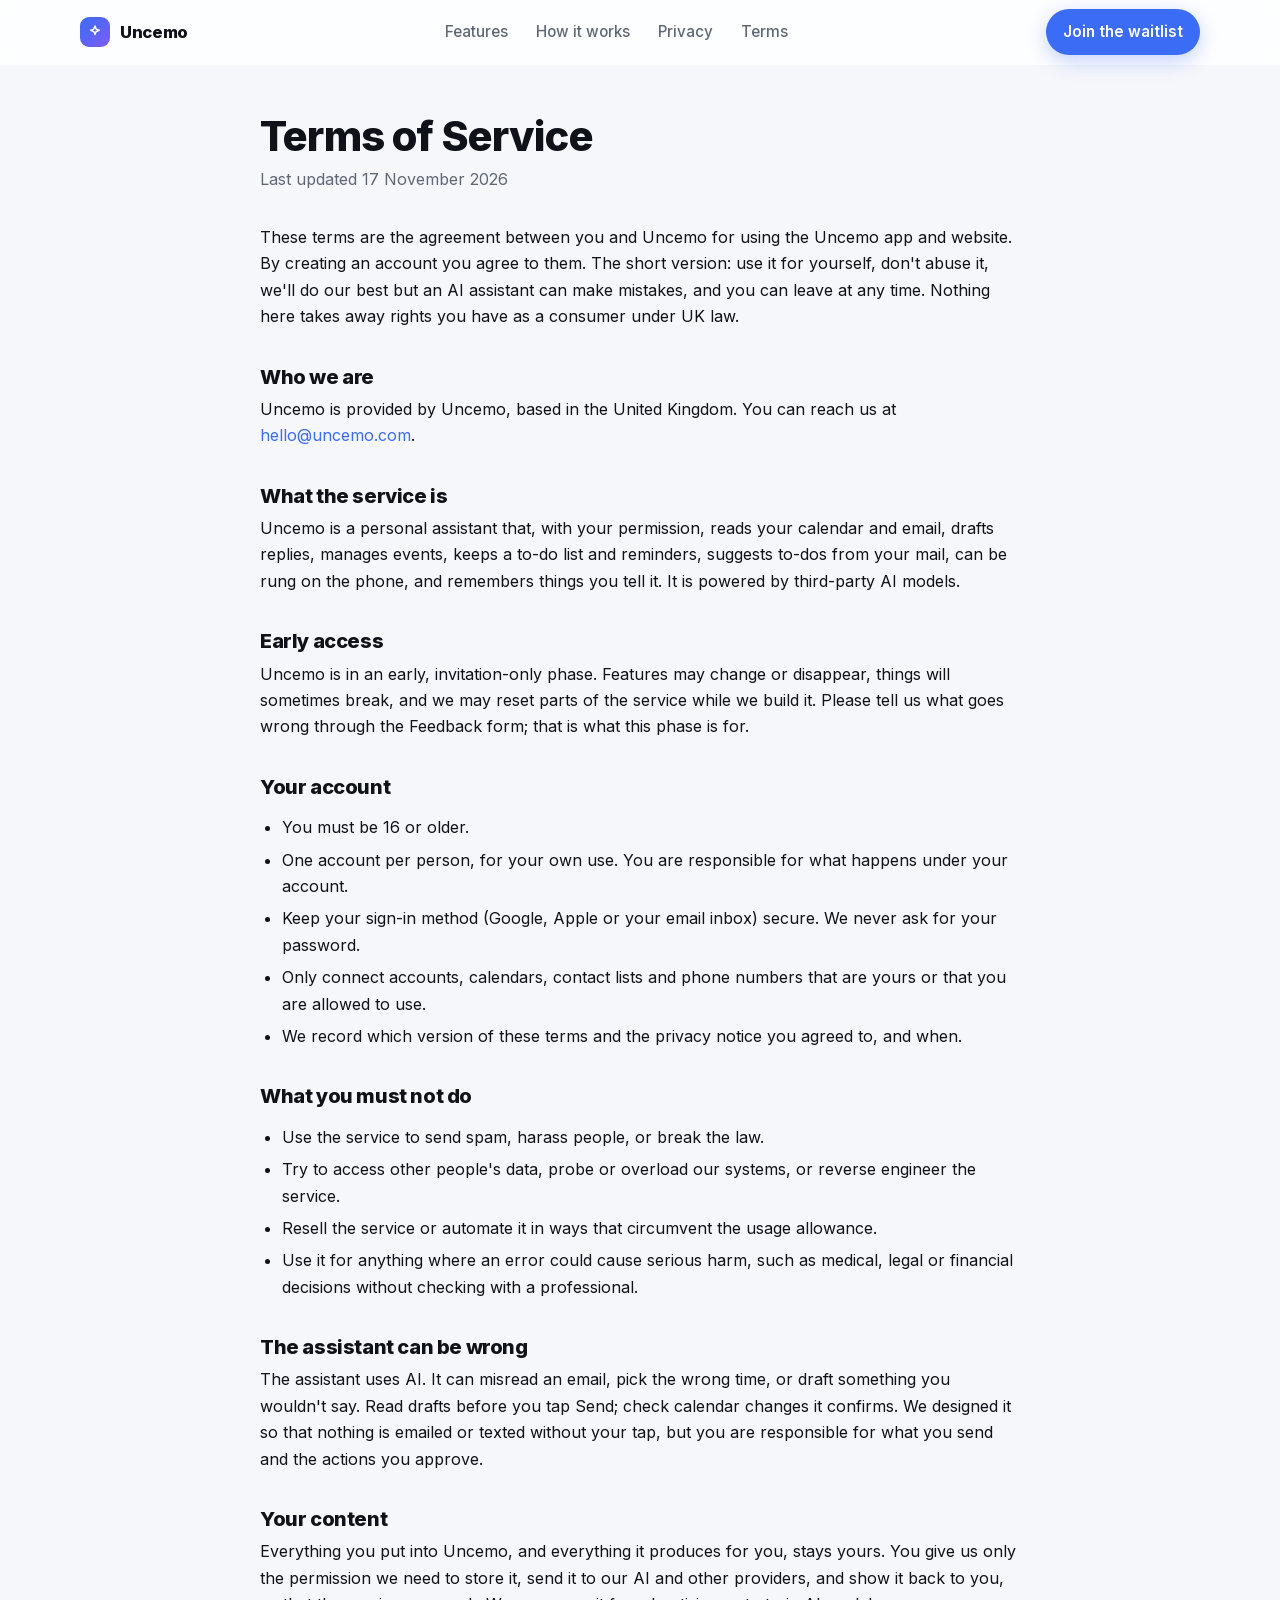
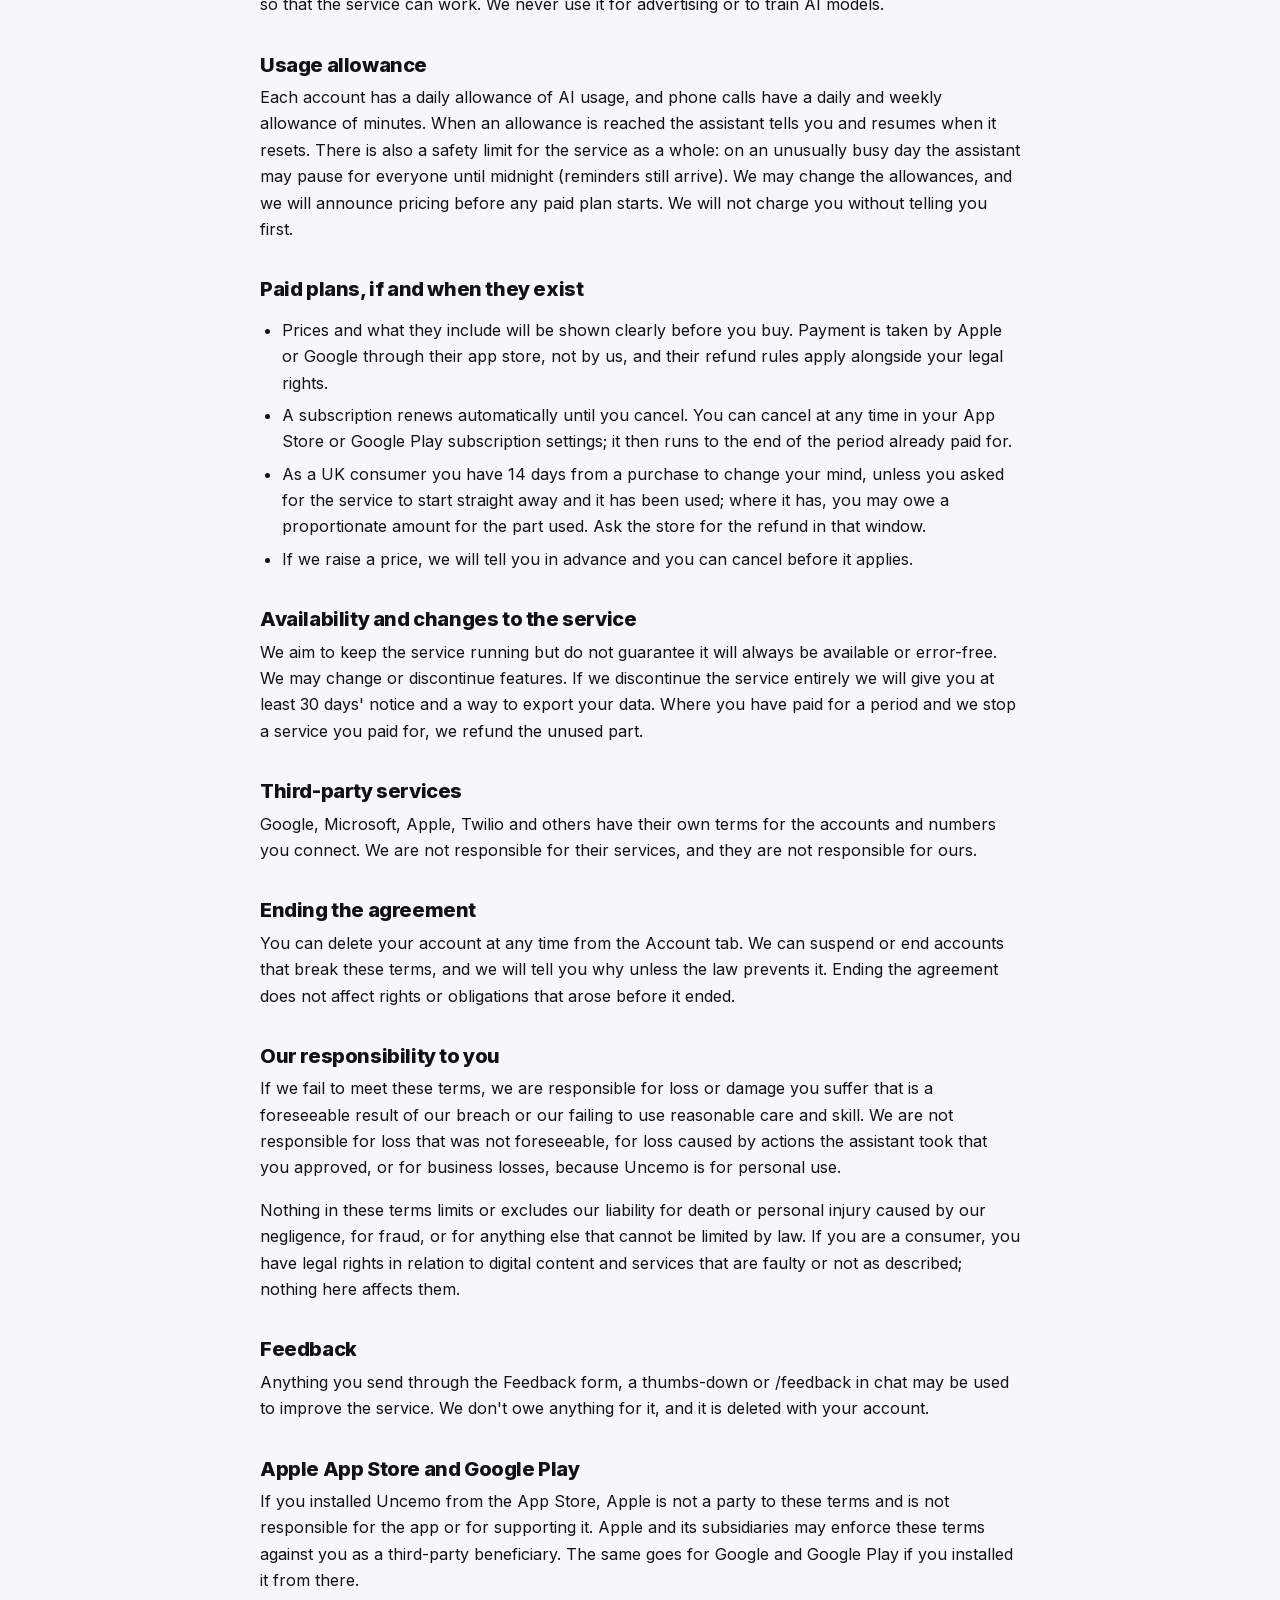
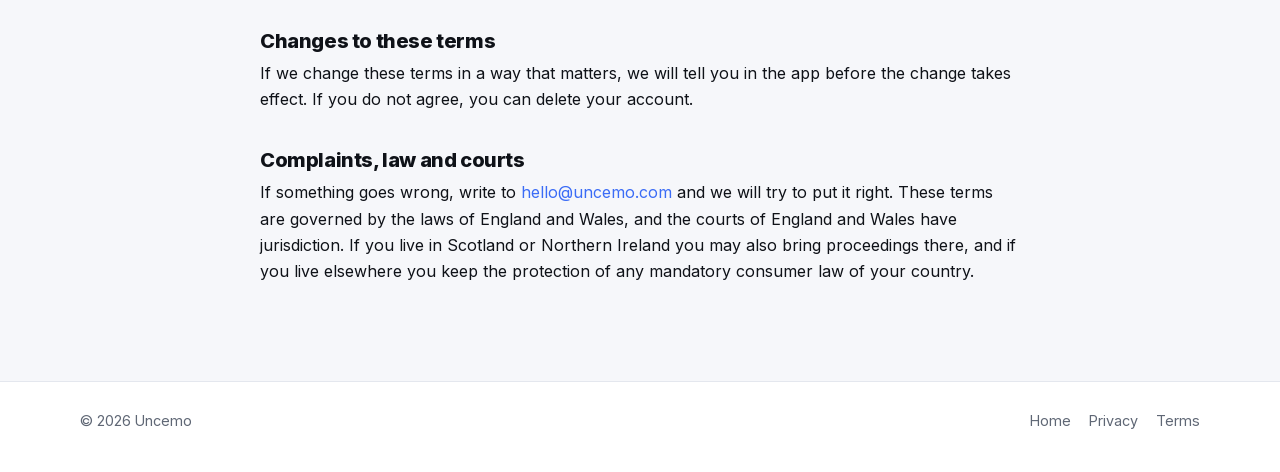
<file: terms.html>
<!doctype html>
<html lang="en">
<head>
  <meta charset="utf-8" />
  <meta name="viewport" content="width=device-width, initial-scale=1" />
  <title>Terms of Service — Uncemo</title>
  <meta name="description" content="The terms for using the Uncemo assistant." />
  <meta name="color-scheme" content="light dark" />
  <link rel="icon" href="favicon.png" />
  <link rel="stylesheet" href="fonts.css" />
  <link rel="stylesheet" href="styles.css" />
  <style>
    .doc { width: min(760px, 100% - 32px); margin: 0 auto; padding: 48px 0 80px; }
    .doc h1 { font-size: clamp(1.9rem, 4vw, 2.6rem); margin-bottom: 6px; }
    .doc .meta { color: var(--muted); margin-bottom: 32px; }
    .doc h2 { font-size: 1.25rem; margin-top: 36px; }
    .doc p, .doc li { color: var(--text); line-height: 1.65; }
    .doc ul { padding-left: 22px; }
    .doc li { margin-bottom: 6px; }
    .doc a { color: var(--accent); }
  </style>
</head>
<body>
  <header class="nav">
    <div class="wrap nav-inner">
      <a class="brand" href="index.html" aria-label="Home">
        <span class="logo" aria-hidden="true">
          <svg viewBox="0 0 24 24" width="16" height="16" fill="none" stroke="currentColor" stroke-width="2.2" stroke-linecap="round" stroke-linejoin="round"><path d="M12 3l1.8 4.6L18.4 9.4 13.8 11.2 12 15.8 10.2 11.2 5.6 9.4l4.6-1.8L12 3z"/></svg>
        </span>
        <span data-name>Uncemo</span>
      </a>
      <nav class="links" aria-label="Primary">
        <a href="index.html#features">Features</a>
        <a href="index.html#how">How it works</a>
        <a href="privacy.html">Privacy</a>
        <a href="terms.html">Terms</a>
      </nav>
      <div class="nav-actions"><a class="btn btn-primary" href="index.html#join">Join the waitlist</a></div>
    </div>
  </header>

  <main class="doc">
    <h1>Terms of Service</h1>
    <p class="meta">Last updated 17 November 2026</p>

    <p>These terms are the agreement between you and <span data-name>Uncemo</span> for using the <span data-name>Uncemo</span> app and website. By creating an account you agree to them. The short version: use it for yourself, don't abuse it, we'll do our best but an AI assistant can make mistakes, and you can leave at any time. Nothing here takes away rights you have as a consumer under UK law.</p>

    <h2>Who we are</h2>
    <p><span data-name>Uncemo</span> is provided by <span data-name>Uncemo</span>, based in the United Kingdom. You can reach us at <a href="mailto:hello@uncemo.com">hello@uncemo.com</a>.</p>

    <h2>What the service is</h2>
    <p><span data-name>Uncemo</span> is a personal assistant that, with your permission, reads your calendar and email, drafts replies, manages events, keeps a to-do list and reminders, suggests to-dos from your mail, can be rung on the phone, and remembers things you tell it. It is powered by third-party AI models.</p>

    <h2>Early access</h2>
    <p><span data-name>Uncemo</span> is in an early, invitation-only phase. Features may change or disappear, things will sometimes break, and we may reset parts of the service while we build it. Please tell us what goes wrong through the Feedback form; that is what this phase is for.</p>

    <h2>Your account</h2>
    <ul>
      <li>You must be 16 or older.</li>
      <li>One account per person, for your own use. You are responsible for what happens under your account.</li>
      <li>Keep your sign-in method (Google, Apple or your email inbox) secure. We never ask for your password.</li>
      <li>Only connect accounts, calendars, contact lists and phone numbers that are yours or that you are allowed to use.</li>
      <li>We record which version of these terms and the privacy notice you agreed to, and when.</li>
    </ul>

    <h2>What you must not do</h2>
    <ul>
      <li>Use the service to send spam, harass people, or break the law.</li>
      <li>Try to access other people's data, probe or overload our systems, or reverse engineer the service.</li>
      <li>Resell the service or automate it in ways that circumvent the usage allowance.</li>
      <li>Use it for anything where an error could cause serious harm, such as medical, legal or financial decisions without checking with a professional.</li>
    </ul>

    <h2>The assistant can be wrong</h2>
    <p>The assistant uses AI. It can misread an email, pick the wrong time, or draft something you wouldn't say. Read drafts before you tap Send; check calendar changes it confirms. We designed it so that nothing is emailed or texted without your tap, but you are responsible for what you send and the actions you approve.</p>

    <h2>Your content</h2>
    <p>Everything you put into <span data-name>Uncemo</span>, and everything it produces for you, stays yours. You give us only the permission we need to store it, send it to our AI and other providers, and show it back to you, so that the service can work. We never use it for advertising or to train AI models.</p>

    <h2>Usage allowance</h2>
    <p>Each account has a daily allowance of AI usage, and phone calls have a daily and weekly allowance of minutes. When an allowance is reached the assistant tells you and resumes when it resets. There is also a safety limit for the service as a whole: on an unusually busy day the assistant may pause for everyone until midnight (reminders still arrive). We may change the allowances, and we will announce pricing before any paid plan starts. We will not charge you without telling you first.</p>

    <h2>Paid plans, if and when they exist</h2>
    <ul>
      <li>Prices and what they include will be shown clearly before you buy. Payment is taken by Apple or Google through their app store, not by us, and their refund rules apply alongside your legal rights.</li>
      <li>A subscription renews automatically until you cancel. You can cancel at any time in your App Store or Google Play subscription settings; it then runs to the end of the period already paid for.</li>
      <li>As a UK consumer you have 14 days from a purchase to change your mind, unless you asked for the service to start straight away and it has been used; where it has, you may owe a proportionate amount for the part used. Ask the store for the refund in that window.</li>
      <li>If we raise a price, we will tell you in advance and you can cancel before it applies.</li>
    </ul>

    <h2>Availability and changes to the service</h2>
    <p>We aim to keep the service running but do not guarantee it will always be available or error-free. We may change or discontinue features. If we discontinue the service entirely we will give you at least 30 days' notice and a way to export your data. Where you have paid for a period and we stop a service you paid for, we refund the unused part.</p>

    <h2>Third-party services</h2>
    <p>Google, Microsoft, Apple, Twilio and others have their own terms for the accounts and numbers you connect. We are not responsible for their services, and they are not responsible for ours.</p>

    <h2>Ending the agreement</h2>
    <p>You can delete your account at any time from the Account tab. We can suspend or end accounts that break these terms, and we will tell you why unless the law prevents it. Ending the agreement does not affect rights or obligations that arose before it ended.</p>

    <h2>Our responsibility to you</h2>
    <p>If we fail to meet these terms, we are responsible for loss or damage you suffer that is a foreseeable result of our breach or our failing to use reasonable care and skill. We are not responsible for loss that was not foreseeable, for loss caused by actions the assistant took that you approved, or for business losses, because <span data-name>Uncemo</span> is for personal use.</p>
    <p>Nothing in these terms limits or excludes our liability for death or personal injury caused by our negligence, for fraud, or for anything else that cannot be limited by law. If you are a consumer, you have legal rights in relation to digital content and services that are faulty or not as described; nothing here affects them.</p>

    <h2>Feedback</h2>
    <p>Anything you send through the Feedback form, a thumbs-down or /feedback in chat may be used to improve the service. We don't owe anything for it, and it is deleted with your account.</p>

    <h2>Apple App Store and Google Play</h2>
    <p>If you installed <span data-name>Uncemo</span> from the App Store, Apple is not a party to these terms and is not responsible for the app or for supporting it. Apple and its subsidiaries may enforce these terms against you as a third-party beneficiary. The same goes for Google and Google Play if you installed it from there.</p>

    <h2>Changes to these terms</h2>
    <p>If we change these terms in a way that matters, we will tell you in the app before the change takes effect. If you do not agree, you can delete your account.</p>

    <h2>Complaints, law and courts</h2>
    <p>If something goes wrong, write to <a href="mailto:hello@uncemo.com">hello@uncemo.com</a> and we will try to put it right. These terms are governed by the laws of England and Wales, and the courts of England and Wales have jurisdiction. If you live in Scotland or Northern Ireland you may also bring proceedings there, and if you live elsewhere you keep the protection of any mandatory consumer law of your country.</p>
  </main>

  <footer class="footer">
    <div class="wrap footer-inner">
      <p>© 2026 <span data-name>Uncemo</span></p>
      <nav aria-label="Footer"><a href="index.html">Home</a><a href="privacy.html">Privacy</a><a href="terms.html">Terms</a></nav>
    </div>
  </footer>
  <script src="script.js" defer></script>
</body>
</html>
</file>
<file: fonts.css>
/* Inter (variable, weights 400-800), served from this site: no request to Google Fonts. */
@font-face {
  font-family: 'Inter';
  font-style: normal;
  font-weight: 400 800;
  font-display: swap;
  src: url(fonts/inter-latin-ext.woff2) format('woff2');
  unicode-range: U+0100-02BA, U+02BD-02C5, U+02C7-02CC, U+02CE-02D7, U+02DD-02FF, U+0304, U+0308, U+0329, U+1D00-1DBF, U+1E00-1E9F, U+1EF2-1EFF, U+2020, U+20A0-20AB, U+20AD-20C4, U+2113, U+2C60-2C7F, U+A720-A7FF;
}
@font-face {
  font-family: 'Inter';
  font-style: normal;
  font-weight: 400 800;
  font-display: swap;
  src: url(fonts/inter-latin.woff2) format('woff2');
  unicode-range: U+0000-00FF, U+0131, U+0152-0153, U+02BB-02BC, U+02C6, U+02DA, U+02DC, U+0304, U+0308, U+0329, U+2000-206F, U+20AC, U+2122, U+2191, U+2193, U+2212, U+2215, U+FEFF, U+FFFD;
}
</file>
<file: styles.css>
/* ------------------------------------------------------------------ tokens */
:root {
  --bg: #f6f7fa;
  --surface: #ffffff;
  --card: #ffffff;
  --card-alt: #eef1f6;
  --border: #e4e7ee;
  --text: #0f1218;
  --muted: #5f6775;
  --faint: #98a0ad;
  --accent: #3b6cf6;
  --accent-2: #7c5cf6;
  --accent-soft: #e8eeff;
  --on-accent: #ffffff;
  --danger: #e5484d;
  --success: #2fb67c;
  --warning: #f0a429;
  --shadow: 0 10px 30px rgba(15, 18, 24, 0.08), 0 1px 2px rgba(15, 18, 24, 0.06);
  --shadow-lg: 0 30px 80px rgba(15, 18, 24, 0.18), 0 2px 6px rgba(15, 18, 24, 0.08);
  --radius: 16px;
  --radius-sm: 10px;
  --font: "Inter", system-ui, -apple-system, "Segoe UI", Roboto, sans-serif;
  --mono: "JetBrains Mono", ui-monospace, SFMono-Regular, Menlo, monospace;
  --nav-h: 64px;
  color-scheme: light;
}
@media (prefers-color-scheme: dark) {
  :root:not([data-theme="light"]) {
    --bg: #0b0d12;
    --surface: #0f1218;
    --card: #141821;
    --card-alt: #1b2029;
    --border: #252b36;
    --text: #eef0f4;
    --muted: #9aa2b1;
    --faint: #5f6775;
    --accent-soft: #1a2750;
    --shadow: 0 10px 30px rgba(0, 0, 0, 0.4), 0 1px 2px rgba(0, 0, 0, 0.3);
    --shadow-lg: 0 30px 80px rgba(0, 0, 0, 0.6), 0 2px 6px rgba(0, 0, 0, 0.4);
    color-scheme: dark;
  }
}
:root[data-theme="dark"] {
  --bg: #0b0d12;
  --surface: #0f1218;
  --card: #141821;
  --card-alt: #1b2029;
  --border: #252b36;
  --text: #eef0f4;
  --muted: #9aa2b1;
  --faint: #5f6775;
  --accent-soft: #1a2750;
  --shadow: 0 10px 30px rgba(0, 0, 0, 0.4), 0 1px 2px rgba(0, 0, 0, 0.3);
  --shadow-lg: 0 30px 80px rgba(0, 0, 0, 0.6), 0 2px 6px rgba(0, 0, 0, 0.4);
  color-scheme: dark;
}

/* ------------------------------------------------------------------ base */
*, *::before, *::after { box-sizing: border-box; }
html { scroll-behavior: smooth; -webkit-text-size-adjust: 100%; }
body {
  margin: 0;
  font-family: var(--font);
  font-size: 16px;
  line-height: 1.55;
  color: var(--text);
  background: var(--bg);
  -webkit-font-smoothing: antialiased;
  text-rendering: optimizeLegibility;
}
img, svg { display: block; max-width: 100%; }
a { color: inherit; text-decoration: none; }
p { margin: 0 0 1em; }
h1, h2, h3 { margin: 0 0 0.4em; line-height: 1.12; letter-spacing: -0.02em; font-weight: 800; }
h1 { font-size: clamp(2.2rem, 5.2vw, 3.9rem); }
h2 { font-size: clamp(1.7rem, 3.4vw, 2.5rem); }
h3 { font-size: 1.15rem; font-weight: 700; letter-spacing: -0.01em; }
code { font-family: var(--mono); font-size: 0.9em; background: var(--card-alt); padding: 0.1em 0.4em; border-radius: 6px; }
b, strong { font-weight: 700; }
.wrap { width: min(1120px, 100% - 32px); margin-inline: auto; }
.wrap.narrow { width: min(780px, 100% - 32px); }
.skip { position: absolute; left: -999px; top: 8px; background: var(--accent); color: #fff; padding: 8px 12px; border-radius: 8px; z-index: 100; }
.skip:focus { left: 8px; }
:focus-visible { outline: 3px solid var(--accent); outline-offset: 2px; border-radius: 6px; }

/* ------------------------------------------------------------------ buttons */
.btn {
  display: inline-flex; align-items: center; gap: 8px;
  padding: 10px 16px; border-radius: 999px; font-weight: 600; font-size: 0.95rem;
  border: 1px solid transparent; transition: transform 0.15s ease, background 0.15s ease, box-shadow 0.15s ease;
  white-space: nowrap;
}
.btn:active { transform: translateY(1px) scale(0.99); }
.btn-lg { padding: 14px 22px; font-size: 1rem; }
.btn-primary { background: var(--accent); color: var(--on-accent); box-shadow: 0 6px 20px rgba(59, 108, 246, 0.3); }
.btn-primary:hover { background: #2f5de0; box-shadow: 0 8px 26px rgba(59, 108, 246, 0.4); }
.btn-ghost { background: var(--card); color: var(--text); border-color: var(--border); }
.btn-ghost:hover { background: var(--card-alt); }
.btn-light { background: #fff; color: #0f1218; }
.btn-light:hover { background: #eef1f6; }
.btn-outline-light { color: #fff; border-color: rgba(255, 255, 255, 0.5); }
.btn-outline-light:hover { background: rgba(255, 255, 255, 0.12); }
.icon-btn {
  width: 40px; height: 40px; border-radius: 12px; border: 1px solid var(--border); background: var(--card);
  color: var(--muted); display: inline-flex; align-items: center; justify-content: center; cursor: pointer;
}
.icon-btn:hover { color: var(--text); background: var(--card-alt); }

/* ------------------------------------------------------------------ nav */
.nav {
  position: sticky; top: 0; z-index: 50;
  background: color-mix(in srgb, var(--surface) 82%, transparent);
  backdrop-filter: saturate(180%) blur(14px); -webkit-backdrop-filter: saturate(180%) blur(14px);
  border-bottom: 1px solid transparent; transition: border-color 0.2s ease;
}
.nav.scrolled { border-bottom-color: var(--border); }
.nav-inner { height: var(--nav-h); display: flex; align-items: center; justify-content: space-between; gap: 16px; }
.brand { display: inline-flex; align-items: center; gap: 10px; font-weight: 800; letter-spacing: -0.02em; font-size: 1.05rem; }
.brand.small { font-size: 0.95rem; }
.logo {
  width: 30px; height: 30px; border-radius: 9px; display: inline-grid; place-items: center; color: #fff;
  background: linear-gradient(135deg, var(--accent), var(--accent-2));
}
.brand.small .logo { width: 26px; height: 26px; border-radius: 8px; }
.links { display: flex; gap: 4px; }
.links a { padding: 8px 12px; border-radius: 10px; color: var(--muted); font-weight: 500; font-size: 0.95rem; }
.links a:hover { color: var(--text); background: var(--card-alt); }
.nav-actions { display: flex; align-items: center; gap: 10px; }
.menu-btn { display: none; }
.theme-toggle .moon, .icon-btn .moon { display: none; }
:root[data-theme="dark"] .icon-btn .moon { display: block; }
:root[data-theme="dark"] .icon-btn .sun { display: none; }
@media (prefers-color-scheme: dark) {
  :root:not([data-theme="light"]) .icon-btn .moon { display: block; }
  :root:not([data-theme="light"]) .icon-btn .sun { display: none; }
}
.mobile-nav { display: none; flex-direction: column; padding: 8px 16px 16px; border-bottom: 1px solid var(--border); background: var(--surface); }
.mobile-nav a { padding: 12px 8px; border-radius: 10px; font-weight: 600; }
.mobile-nav a:hover { background: var(--card-alt); }
.mobile-nav.open { display: flex; }
@media (max-width: 860px) {
  .links, .nav-actions .btn { display: none; }
  .menu-btn { display: inline-flex; }
}

/* ------------------------------------------------------------------ hero */
.hero { position: relative; padding: clamp(40px, 8vw, 96px) 0 clamp(40px, 6vw, 72px); overflow: hidden; }
.hero::before {
  content: ""; position: absolute; inset: -20% -10% auto; height: 70%; pointer-events: none; z-index: -1;
  background:
    radial-gradient(600px 400px at 20% 20%, color-mix(in srgb, var(--accent) 18%, transparent), transparent 70%),
    radial-gradient(500px 400px at 85% 10%, color-mix(in srgb, var(--accent-2) 16%, transparent), transparent 70%);
}
.hero-grid { display: grid; grid-template-columns: 1.1fr 0.9fr; gap: clamp(24px, 5vw, 64px); align-items: center; }
.eyebrow { display: inline-flex; align-items: center; gap: 8px; font-size: 0.85rem; font-weight: 600; color: var(--muted); background: var(--card); border: 1px solid var(--border); padding: 6px 12px; border-radius: 999px; margin-bottom: 20px; }
.eyebrow .dot { width: 8px; height: 8px; border-radius: 50%; background: var(--success); box-shadow: 0 0 0 4px color-mix(in srgb, var(--success) 20%, transparent); }
h1 em { font-style: normal; background: linear-gradient(90deg, var(--accent), var(--accent-2)); -webkit-background-clip: text; background-clip: text; color: transparent; }
.lede { font-size: clamp(1.05rem, 1.6vw, 1.25rem); color: var(--muted); max-width: 56ch; margin-bottom: 28px; }
.cta-row { display: flex; flex-wrap: wrap; gap: 12px; margin-bottom: 28px; }
.facts { list-style: none; padding: 0; margin: 0; display: flex; flex-wrap: wrap; gap: 8px 22px; color: var(--muted); font-size: 0.92rem; }
.facts li { display: inline-flex; align-items: center; gap: 8px; }
.facts li::before { content: ""; width: 6px; height: 6px; border-radius: 50%; background: var(--accent); }
.facts strong { color: var(--text); }

/* phone mockup */
.hero-phone { position: relative; display: flex; justify-content: center; }
.glow { position: absolute; inset: 10% 15%; background: radial-gradient(closest-side, color-mix(in srgb, var(--accent) 35%, transparent), transparent); filter: blur(30px); z-index: -1; }
.phone {
  width: 320px; aspect-ratio: 9 / 19.2; border-radius: 44px; background: var(--surface); border: 1px solid var(--border);
  box-shadow: var(--shadow-lg), inset 0 0 0 10px #0f1218, inset 0 0 0 11px #2a2f3a; position: relative; overflow: hidden;
  display: flex; flex-direction: column; padding: 12px; color: var(--text);
}
.phone-notch { position: absolute; top: 20px; left: 50%; transform: translateX(-50%); width: 96px; height: 28px; background: #0f1218; border-radius: 20px; z-index: 3; }
.app-header { display: flex; align-items: center; gap: 10px; padding: 48px 10px 10px; border-bottom: 1px solid var(--border); }
.app-logo { width: 28px; height: 28px; border-radius: 8px; background: linear-gradient(135deg, var(--accent), var(--accent-2)); }
.app-title { font-weight: 700; font-size: 15px; letter-spacing: -0.01em; }
.app-status { font-size: 11px; color: var(--muted); display: flex; align-items: center; gap: 5px; }
.app-status i { width: 6px; height: 6px; border-radius: 50%; background: var(--success); }
.chat { flex: 1; overflow: hidden; padding: 8px 8px 4px; display: flex; flex-direction: column; gap: 6px; background: var(--bg); font-size: 13px; line-height: 1.4; }
.day { text-align: center; color: var(--faint); font-size: 11px; font-weight: 600; margin: 4px 0; }
.msg, .card, .typing { opacity: 0; transform: translateY(6px); transition: opacity 0.3s ease, transform 0.3s ease; }
.msg.show, .card.show, .typing.show { opacity: 1; transform: none; }
.msg { max-width: 84%; padding: 8px 11px; border-radius: 16px; }
.msg.me { align-self: flex-end; background: var(--accent); color: #fff; border-bottom-right-radius: 5px; }
.msg.them { align-self: flex-start; background: var(--card); border: 1px solid var(--border); border-bottom-left-radius: 5px; }
.typing { align-self: flex-start; background: var(--card); border: 1px solid var(--border); border-radius: 16px; border-bottom-left-radius: 5px; padding: 10px 12px; display: flex; gap: 4px; }
.typing i { width: 6px; height: 6px; border-radius: 50%; background: var(--muted); animation: bounce 1.1s infinite ease-in-out; }
.typing i:nth-child(2) { animation-delay: 0.15s; } .typing i:nth-child(3) { animation-delay: 0.3s; }
@keyframes bounce { 0%, 60%, 100% { transform: none; } 30% { transform: translateY(-4px); } }
.card { background: var(--card); border: 1px solid var(--border); border-radius: 14px; padding: 10px; }
.card-top { display: flex; gap: 8px; align-items: center; margin-bottom: 6px; }
.card-ic { width: 24px; height: 24px; border-radius: 7px; background: var(--accent-soft); position: relative; }
.card-ic::after { content: ""; position: absolute; inset: 7px 5px; border: 1.5px solid var(--accent); border-radius: 3px; }
.muted { color: var(--muted); font-size: 11px; } .strong { font-weight: 600; font-size: 12px; }
.card-subj { font-weight: 700; margin-bottom: 4px; }
.card-body { color: var(--text); }
.card-actions { display: flex; gap: 6px; margin-top: 10px; }
.b { padding: 6px 10px; border-radius: 8px; font-size: 12px; font-weight: 600; background: var(--card-alt); }
.b.primary { background: var(--accent); color: #fff; } .b.danger { color: var(--danger); background: transparent; border: 1px solid color-mix(in srgb, var(--danger) 30%, transparent); }
.composer { display: flex; align-items: center; gap: 6px; padding: 8px 8px; border-top: 1px solid var(--border); }
.c-ic { width: 26px; height: 26px; border-radius: 50%; background: var(--card-alt); }
.c-input { flex: 1; height: 32px; border-radius: 16px; background: var(--bg); border: 1px solid var(--border); color: var(--faint); font-size: 12px; display: flex; align-items: center; padding: 0 12px; }
.c-mic { width: 32px; height: 32px; border-radius: 50%; background: var(--accent); position: relative; }
.c-mic::after { content: ""; position: absolute; left: 12px; top: 8px; width: 8px; height: 12px; border-radius: 4px; background: #fff; }
.tabs { display: flex; justify-content: space-around; padding: 8px 4px 14px; border-top: 1px solid var(--border); font-size: 10px; color: var(--muted); font-weight: 600; }
.tab.on { color: var(--accent); }

/* ------------------------------------------------------------------ strip */
.strip { border-block: 1px solid var(--border); background: var(--surface); }
.strip-inner { display: flex; align-items: center; gap: 24px; padding: 18px 0; color: var(--muted); font-size: 0.9rem; overflow: hidden; }
.strip ul { list-style: none; display: flex; gap: 10px 28px; flex-wrap: wrap; margin: 0; padding: 0; font-weight: 600; color: var(--text); }
@media (max-width: 640px) { .strip-inner { flex-direction: column; align-items: flex-start; gap: 10px; } }

/* ------------------------------------------------------------------ sections */
.section { padding: clamp(56px, 8vw, 110px) 0; }
.section.alt { background: var(--surface); border-block: 1px solid var(--border); }
.section-head { max-width: 720px; margin-bottom: clamp(28px, 4vw, 52px); }
.section-head p:last-child { color: var(--muted); font-size: 1.08rem; }
.kicker { color: var(--accent); font-weight: 700; font-size: 0.85rem; text-transform: uppercase; letter-spacing: 0.08em; margin-bottom: 10px; }
.grid { display: grid; gap: 16px; }
.features { grid-template-columns: repeat(4, 1fr); }
.cards { grid-template-columns: repeat(3, 1fr); }
@media (max-width: 1000px) { .features { grid-template-columns: repeat(2, 1fr); } }
@media (max-width: 760px) { .cards { grid-template-columns: 1fr; } }
@media (max-width: 560px) { .features { grid-template-columns: 1fr; } }
.feature, .pcard {
  background: var(--card); border: 1px solid var(--border); border-radius: var(--radius); padding: 22px;
  transition: transform 0.2s ease, box-shadow 0.2s ease, border-color 0.2s ease;
}
.feature:hover, .pcard:hover { transform: translateY(-3px); box-shadow: var(--shadow); border-color: color-mix(in srgb, var(--accent) 35%, var(--border)); }
.feature p, .pcard p { color: var(--muted); margin: 0; font-size: 0.95rem; }
.feature h3 { margin-top: 14px; }
.f-ic {
  width: 42px; height: 42px; border-radius: 12px; display: grid; place-items: center;
  background: color-mix(in srgb, var(--c) 14%, transparent); color: var(--c);
}
.f-ic svg { width: 22px; height: 22px; fill: none; stroke: currentColor; stroke-width: 1.9; stroke-linecap: round; stroke-linejoin: round; }

/* flow */
.flow { list-style: none; counter-reset: step; display: grid; grid-template-columns: repeat(3, 1fr); gap: 16px; padding: 0; margin: 0 0 clamp(40px, 6vw, 80px); position: relative; }
.flow li { background: var(--card); border: 1px solid var(--border); border-radius: var(--radius); padding: 24px; position: relative; }
.flow li p { color: var(--muted); font-size: 0.95rem; }
.flow-num { width: 34px; height: 34px; border-radius: 50%; display: grid; place-items: center; font-weight: 800; color: #fff; background: linear-gradient(135deg, var(--accent), var(--accent-2)); margin-bottom: 14px; }
.flow-tags { display: flex; flex-wrap: wrap; gap: 6px; }
.flow-tags span { font-size: 0.78rem; font-weight: 600; color: var(--muted); background: var(--card-alt); padding: 4px 9px; border-radius: 999px; }
@media (max-width: 860px) { .flow { grid-template-columns: 1fr; } }

/* split */
.split { display: grid; grid-template-columns: 1.05fr 0.95fr; gap: clamp(24px, 5vw, 64px); align-items: center; }
.split-copy h3 { font-size: clamp(1.4rem, 2.6vw, 1.9rem); font-weight: 800; letter-spacing: -0.02em; }
.split-copy p { color: var(--muted); font-size: 1.02rem; }
.checks { list-style: none; padding: 0; margin: 18px 0 0; display: grid; gap: 10px; }
.checks li { position: relative; padding-left: 30px; }
.checks li::before { content: ""; position: absolute; left: 0; top: 2px; width: 20px; height: 20px; border-radius: 50%; background: var(--accent-soft); }
.checks li::after { content: ""; position: absolute; left: 7px; top: 7px; width: 5px; height: 9px; border: solid var(--accent); border-width: 0 2px 2px 0; transform: rotate(45deg); }
.split-visual { display: flex; justify-content: center; }
@media (max-width: 860px) { .split { grid-template-columns: 1fr; } }

/* mini phones */
.mini-phone {
  width: 280px; border-radius: 28px; background: var(--bg); border: 1px solid var(--border); box-shadow: var(--shadow);
  padding: 14px 12px 12px; font-size: 13px; color: var(--text); display: flex; flex-direction: column; gap: 6px; min-height: 420px;
}
.mini-head { display: flex; align-items: center; justify-content: space-between; padding: 6px 4px 10px; border-bottom: 1px solid var(--border); margin-bottom: 4px; }
.mini-head b { font-size: 15px; }
.mini-head small { color: var(--muted); font-size: 11px; display: inline-flex; align-items: center; gap: 5px; }
.mini-head small i { width: 6px; height: 6px; border-radius: 50%; background: var(--success); }
.mini-sec { font-size: 10px; font-weight: 700; text-transform: uppercase; letter-spacing: 0.06em; color: var(--muted); margin: 10px 4px 2px; }
.mini-sec.danger, .danger { color: var(--danger); }
.mini-row { display: flex; align-items: center; gap: 10px; background: var(--card); border: 1px solid var(--border); border-radius: 10px; padding: 9px 10px; }
.mini-row i { width: 18px; height: 18px; border-radius: 50%; border: 2px solid var(--faint); flex: none; position: relative; }
.mini-row i.on { background: var(--accent); border-color: var(--accent); }
.mini-row i.on::after { content: ""; position: absolute; left: 5px; top: 1px; width: 4px; height: 8px; border: solid #fff; border-width: 0 2px 2px 0; transform: rotate(45deg); }
.mini-row i.bell { border: none; background: var(--accent-soft); border-radius: 6px; width: 22px; height: 22px; }
.mini-row i.bell::after { content: ""; position: absolute; inset: 5px 7px 6px; border: 1.5px solid var(--accent); border-radius: 5px 5px 2px 2px; }
.mini-row div { display: flex; flex-direction: column; flex: 1; }
.mini-row small { color: var(--muted); font-size: 11px; }
.mini-row.done { opacity: 0.55; } .mini-row.done span { text-decoration: line-through; }
.mini-row.plain em { width: 14px; height: 14px; border: 1.5px solid var(--faint); border-radius: 3px; border-top-width: 2.5px; }
.mini-add { margin-top: auto; display: flex; align-items: center; gap: 8px; }
.mini-add span { flex: 1; height: 34px; border-radius: 17px; background: var(--card); border: 1px solid var(--border); display: flex; align-items: center; padding: 0 12px; color: var(--faint); font-size: 12px; }
.mini-add b { width: 34px; height: 34px; border-radius: 50%; background: var(--card-alt); color: var(--faint); display: grid; place-items: center; font-size: 18px; }
.mini-add b.mic { background: var(--accent); position: relative; }
.mini-add b.mic::after { content: ""; position: absolute; left: 13px; top: 9px; width: 8px; height: 12px; border-radius: 4px; background: #fff; }
.mini-chat { display: flex; flex-direction: column; gap: 6px; padding: 6px 2px; flex: 1; }
.m { max-width: 85%; padding: 7px 10px; border-radius: 14px; font-size: 12.5px; line-height: 1.35; }
.m.me { align-self: flex-end; background: var(--accent); color: #fff; border-bottom-right-radius: 4px; }
.m.them { align-self: flex-start; background: var(--card); border: 1px solid var(--border); border-bottom-left-radius: 4px; }
.mini-field { background: var(--card); border: 1px solid var(--border); border-radius: 10px; padding: 8px 10px; display: flex; flex-direction: column; gap: 2px; }
.mini-field small { color: var(--muted); font-size: 10px; font-weight: 600; }
.mini-field span { font-size: 12px; overflow: hidden; text-overflow: ellipsis; white-space: nowrap; }
.mini-btn { background: var(--accent); color: #fff; text-align: center; padding: 10px; border-radius: 10px; font-weight: 700; font-size: 12.5px; margin-top: 4px; }
.mini-ok { background: var(--accent-soft); color: var(--text); padding: 8px 10px; border-radius: 8px; font-size: 11.5px; }

.screens { display: grid; grid-template-columns: repeat(3, 1fr); gap: 24px; }
.screens figure { margin: 0; display: flex; flex-direction: column; align-items: center; gap: 14px; }
.screens figcaption { color: var(--muted); font-size: 0.92rem; text-align: center; max-width: 300px; }
.screens figcaption b { color: var(--text); display: block; margin-bottom: 2px; }
@media (max-width: 900px) { .screens { grid-template-columns: 1fr; } }

/* setup */
.setup { display: grid; grid-template-columns: 1fr 1fr; gap: clamp(24px, 4vw, 48px); align-items: start; }
.steps { list-style: none; padding: 0; margin: 0; display: grid; gap: 6px; }
.steps li { position: relative; padding: 14px 16px 14px 92px; border-radius: 12px; }
.steps li:hover { background: var(--card-alt); }
.steps li h3 { font-size: 1.02rem; margin-bottom: 2px; }
.steps li p { margin: 0; color: var(--muted); font-size: 0.95rem; }
.time { position: absolute; left: 16px; top: 16px; font-size: 0.75rem; font-weight: 700; color: var(--accent); background: var(--accent-soft); padding: 3px 8px; border-radius: 999px; }
.code { background: #0f1218; color: #d7dbe3; border-radius: 14px; overflow: hidden; box-shadow: var(--shadow); border: 1px solid #252b36; }
.code-bar { display: flex; align-items: center; gap: 6px; padding: 10px 14px; background: #161b24; border-bottom: 1px solid #252b36; }
.code-bar span { width: 10px; height: 10px; border-radius: 50%; background: #3a4150; }
.code-bar span:nth-child(1) { background: #ff5f57; } .code-bar span:nth-child(2) { background: #febc2e; } .code-bar span:nth-child(3) { background: #28c840; }
.code-bar b { margin-left: 8px; font-family: var(--mono); font-weight: 500; font-size: 0.8rem; color: #9aa2b1; }
.code pre { margin: 0; padding: 16px 18px; overflow-x: auto; font-family: var(--mono); font-size: 0.82rem; line-height: 1.6; }
.code .c { color: #6b7485; }
@media (max-width: 860px) { .setup { grid-template-columns: 1fr; } }

/* stats */
.stats { display: grid; grid-template-columns: 1fr 1fr; gap: 14px; width: 100%; max-width: 440px; }
.stat { background: var(--card); border: 1px solid var(--border); border-radius: var(--radius); padding: 22px 20px; }
.stat b { display: block; font-size: 2rem; font-weight: 800; letter-spacing: -0.03em; background: linear-gradient(90deg, var(--accent), var(--accent-2)); -webkit-background-clip: text; background-clip: text; color: transparent; }
.stat span { color: var(--muted); font-size: 0.9rem; }

/* faq */
.faq { display: grid; gap: 10px; }
.faq details { background: var(--card); border: 1px solid var(--border); border-radius: 14px; padding: 0 20px; transition: border-color 0.2s ease; }
.faq details[open] { border-color: color-mix(in srgb, var(--accent) 40%, var(--border)); }
.faq summary { cursor: pointer; list-style: none; padding: 18px 36px 18px 0; font-weight: 700; position: relative; }
.faq summary::-webkit-details-marker { display: none; }
.faq summary::after { content: ""; position: absolute; right: 4px; top: 22px; width: 9px; height: 9px; border: solid var(--muted); border-width: 0 2px 2px 0; transform: rotate(45deg); transition: transform 0.2s ease; }
.faq details[open] summary::after { transform: rotate(-135deg); top: 26px; }
.faq details p { color: var(--muted); margin: -6px 0 18px; }

/* cta */
.cta-section { padding-top: 0; }
.cta-box {
  border-radius: 24px; padding: clamp(32px, 6vw, 64px); color: #fff; text-align: center;
  background: radial-gradient(800px 300px at 20% 0%, rgba(255, 255, 255, 0.18), transparent 60%), linear-gradient(135deg, var(--accent), var(--accent-2));
  box-shadow: 0 30px 80px rgba(59, 108, 246, 0.35);
}
.cta-box h2 { color: #fff; }
.cta-box p { color: rgba(255, 255, 255, 0.85); font-size: 1.08rem; margin-bottom: 26px; }
.cta-box .cta-row { justify-content: center; margin: 0; }

/* footer */
.footer { border-top: 1px solid var(--border); background: var(--surface); padding: 28px 0 40px; color: var(--muted); font-size: 0.9rem; }
.footer-inner { display: flex; flex-wrap: wrap; align-items: center; justify-content: space-between; gap: 14px; }
.footer p { margin: 0; }
.footer nav { display: flex; gap: 18px; }
.footer nav a:hover { color: var(--text); }

/* reveal */
.reveal { opacity: 0; transform: translateY(14px); transition: opacity 0.6s ease, transform 0.6s ease; }
.reveal.in { opacity: 1; transform: none; }
@media (prefers-reduced-motion: reduce) {
  html { scroll-behavior: auto; }
  .reveal { opacity: 1; transform: none; transition: none; }
  .typing i { animation: none; }
}

/* responsive hero */
@media (max-width: 900px) {
  .hero-grid { grid-template-columns: 1fr; }
  .hero-phone { order: 2; margin-top: 12px; }
  .phone { width: min(300px, 86vw); }
}

/* ------------------------------------------------------------------ waitlist form */
.join { display: flex; gap: 8px; max-width: 460px; margin-bottom: 14px; }
.join input {
  flex: 1; min-width: 0; height: 50px; padding: 0 16px; border-radius: 999px; border: 1px solid var(--border);
  background: var(--card); color: var(--text); font: inherit; font-size: 1rem; outline: none; transition: border-color 0.15s ease, box-shadow 0.15s ease;
}
.join input:focus { border-color: var(--accent); box-shadow: 0 0 0 4px color-mix(in srgb, var(--accent) 18%, transparent); }
.join input::placeholder { color: var(--faint); }
.join .btn { height: 50px; }
.join .hp { position: absolute; left: -9999px; width: 1px; height: 1px; opacity: 0; }
.join-note { color: var(--muted); font-size: 0.9rem; min-height: 1.4em; margin-bottom: 18px; }
.join-note.ok { color: var(--success); font-weight: 600; }
.join-note.err { color: var(--danger); }
.cta-box .join { margin: 0 auto 10px; }
.cta-box .join input { background: rgba(255, 255, 255, 0.14); border-color: rgba(255, 255, 255, 0.35); color: #fff; }
.cta-box .join input::placeholder { color: rgba(255, 255, 255, 0.7); }
.cta-box .join-note { color: rgba(255, 255, 255, 0.85); }
.cta-box .join-note.ok { color: #fff; }
.badges { display: flex; gap: 10px; flex-wrap: wrap; align-items: center; color: var(--muted); font-size: 0.9rem; }
.badge { display: inline-flex; align-items: center; gap: 6px; padding: 6px 10px; border-radius: 999px; background: var(--card); border: 1px solid var(--border); color: var(--text); font-weight: 600; font-size: 0.85rem; }
.badge svg { width: 14px; height: 14px; }
@media (max-width: 520px) { .join { flex-direction: column; } .join .btn { justify-content: center; } }
</file>
